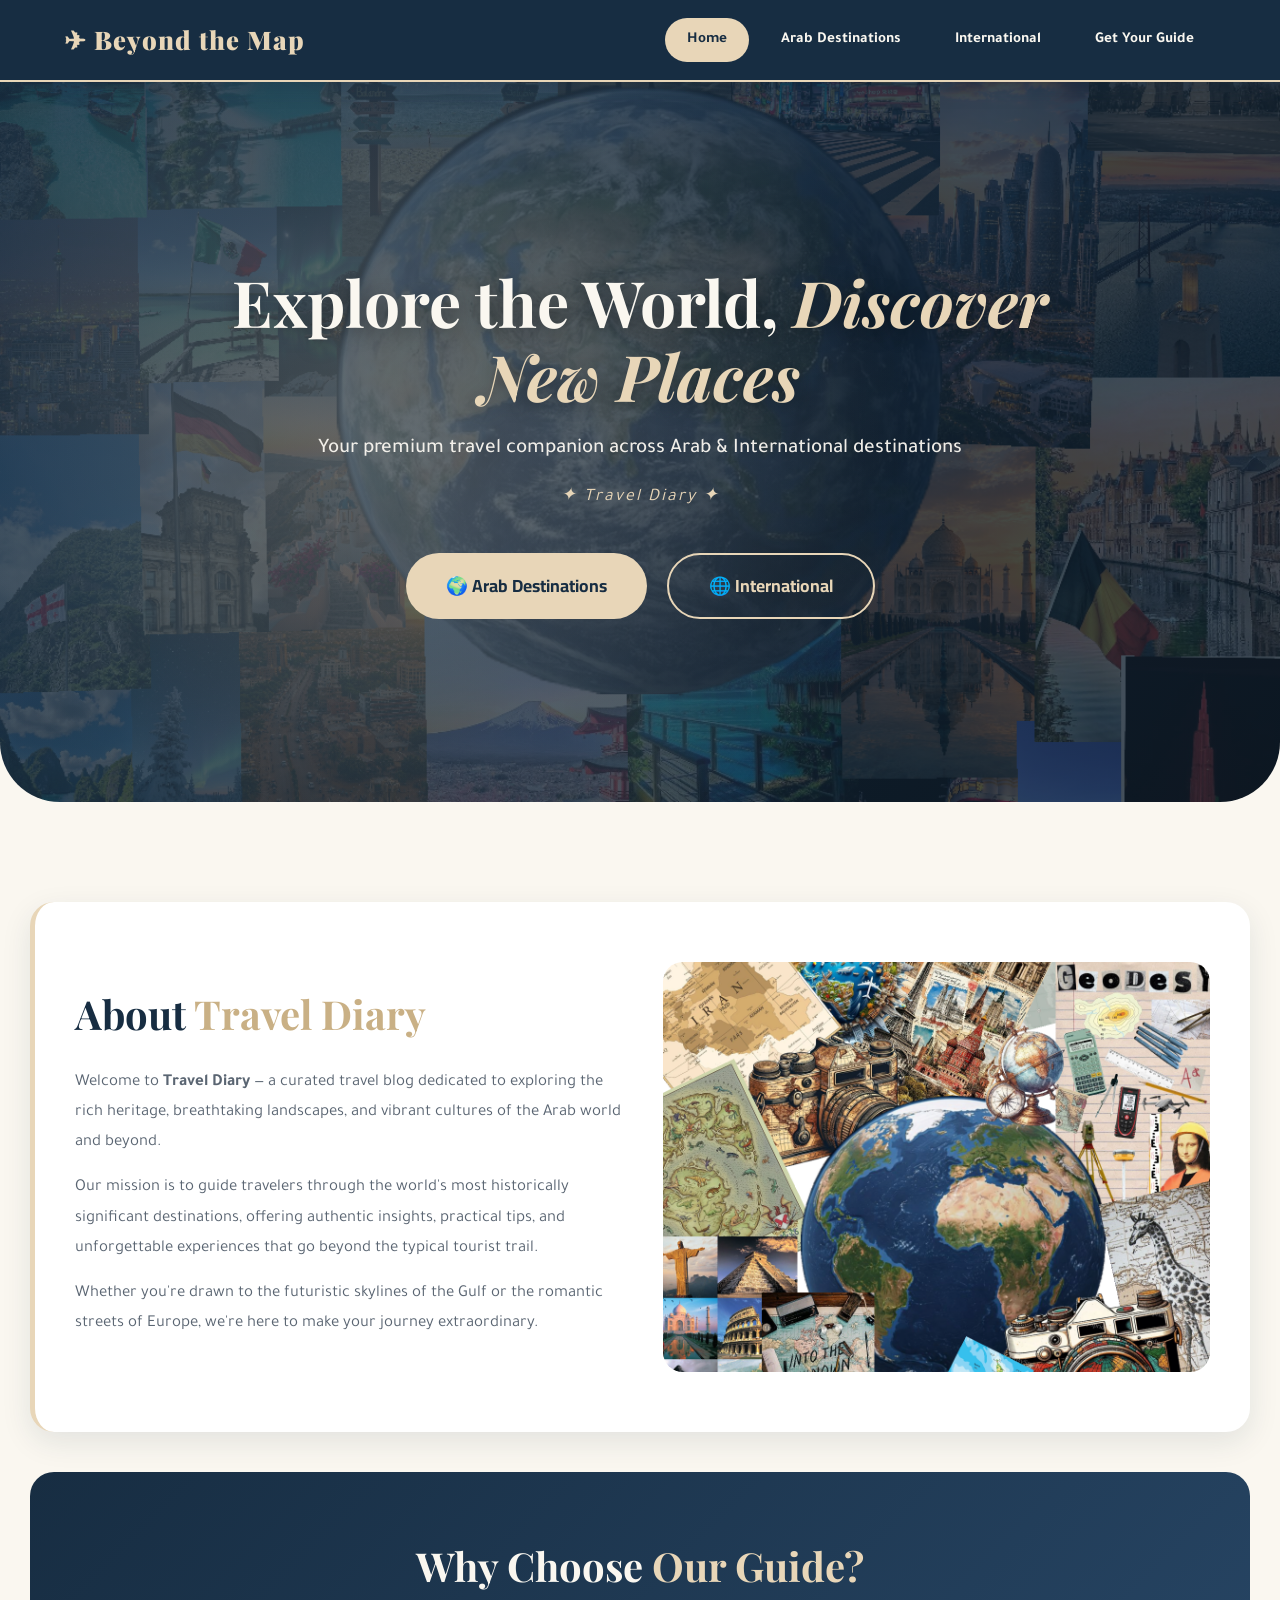
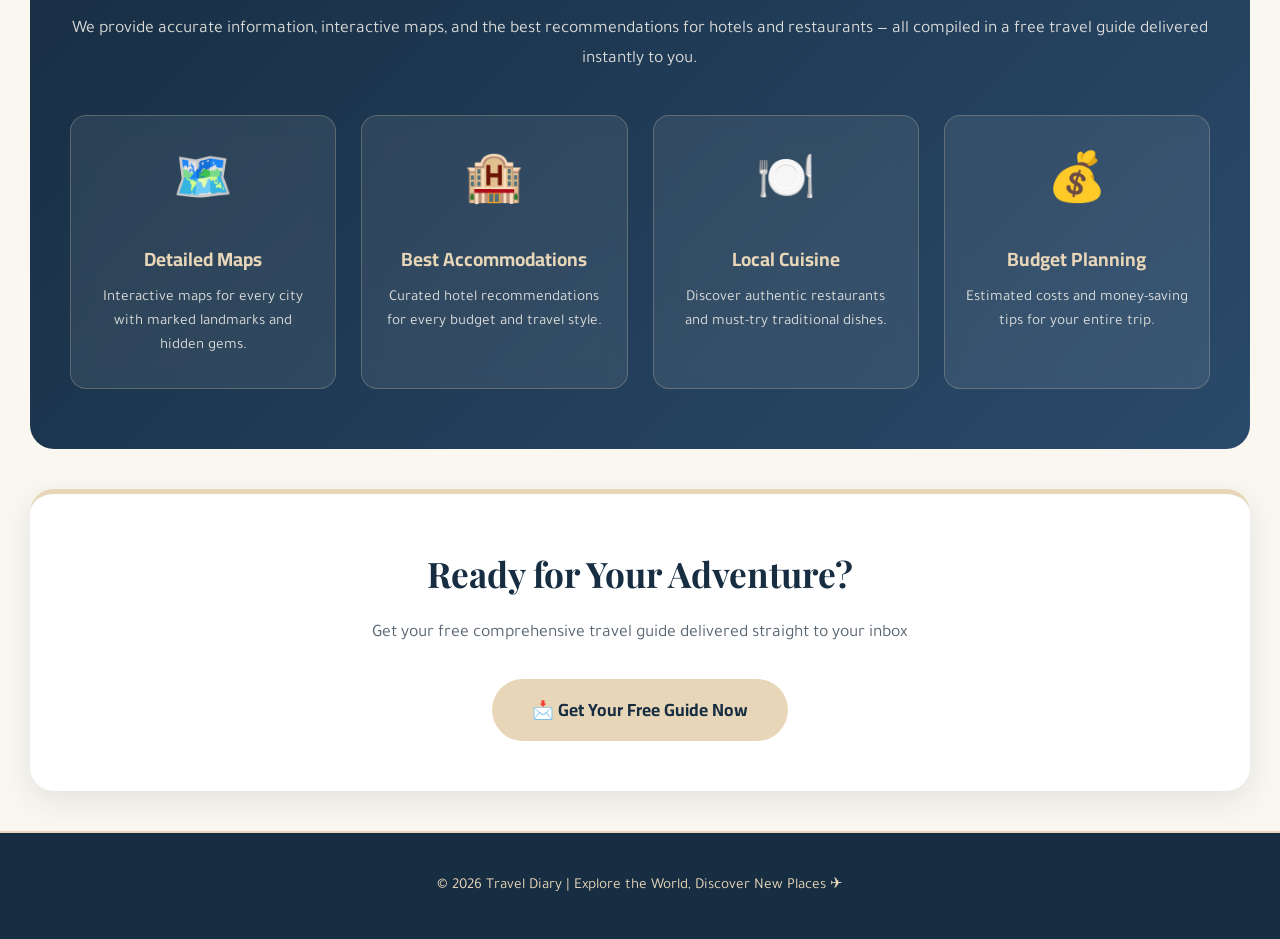
<file: index.html>
<!DOCTYPE html>
<html lang="en" dir="ltr">
<head>
  <meta charset="UTF-8">
  <meta name="viewport" content="width=device-width, initial-scale=1.0">
  <title>Beyond the Map | Home</title>
  <link href="https://fonts.googleapis.com/css2?family=Cairo:wght@400;700;900&family=Tajawal:wght@400;500;700&family=Playfair+Display:wght@700;900&display=swap" rel="stylesheet">
  <link rel="stylesheet" href="style.css">
</head>
<body>

  <nav class="nav-bar">
    <a href="index.html" class="nav-logo">✈ Beyond the Map</a>
    <div class="nav-links">
      <a href="index.html" class="active">Home</a>
      <a href="arab.html">Arab Destinations</a>
      <a href="international.html">International</a>
      <a href="guide.html">Get Your Guide</a>
    </div>
  </nav>

  <section class="hero-home">
    <div class="hero-content">
      <h1>Explore the World, <span>Discover New Places</span></h1>
      <p class="subtitle">Your premium travel companion across Arab & International destinations</p>
      <p class="tagline">✦ Travel Diary ✦</p>
      <div class="hero-btns">
        <a href="arab.html" class="hero-btn btn-navy">🌍 Arab Destinations</a>
        <a href="international.html" class="hero-btn btn-outline">🌐 International</a>
      </div>
    </div>
  </section>

  <div class="container">

    <section class="about-section">
      <div class="about-text">
        <h2>About <span>Travel Diary</span></h2>
        <p>Welcome to <strong>Travel Diary</strong> — a curated travel blog dedicated to exploring the rich heritage, breathtaking landscapes, and vibrant cultures of the Arab world and beyond.</p>
        <p>Our mission is to guide travelers through the world's most historically significant destinations, offering authentic insights, practical tips, and unforgettable experiences that go beyond the typical tourist trail.</p>
        <p>Whether you're drawn to the futuristic skylines of the Gulf or the romantic streets of Europe, we're here to make your journey extraordinary.</p>
      </div>
      <div class="about-image">
        <img src="safar.png" alt="Travel Diary - Explore the World">
      </div>
    </section>

    <section class="why-section">
      <h2>Why Choose <span>Our Guide?</span></h2>
      <p>We provide accurate information, interactive maps, and the best recommendations for hotels and restaurants — all compiled in a free travel guide delivered instantly to you.</p>

      <div class="features-grid">
        <div class="feature-card">
          <div class="feature-icon">🗺️</div>
          <h3>Detailed Maps</h3>
          <p>Interactive maps for every city with marked landmarks and hidden gems.</p>
        </div>

        <div class="feature-card">
          <div class="feature-icon">🏨</div>
          <h3>Best Accommodations</h3>
          <p>Curated hotel recommendations for every budget and travel style.</p>
        </div>

        <div class="feature-card">
          <div class="feature-icon">🍽️</div>
          <h3>Local Cuisine</h3>
          <p>Discover authentic restaurants and must-try traditional dishes.</p>
        </div>

        <div class="feature-card">
          <div class="feature-icon">💰</div>
          <h3>Budget Planning</h3>
          <p>Estimated costs and money-saving tips for your entire trip.</p>
        </div>
      </div>
    </section>

    <section class="cta-section">
      <h2>Ready for Your Adventure?</h2>
      <p>Get your free comprehensive travel guide delivered straight to your inbox</p>
      <a href="guide.html" class="hero-btn btn-navy">📩 Get Your Free Guide Now</a>
    </section>

  </div>

  <footer>
    <p>© 2026 Travel Diary | Explore the World, Discover New Places ✈</p>
  </footer>

</body>
</html>
</file>
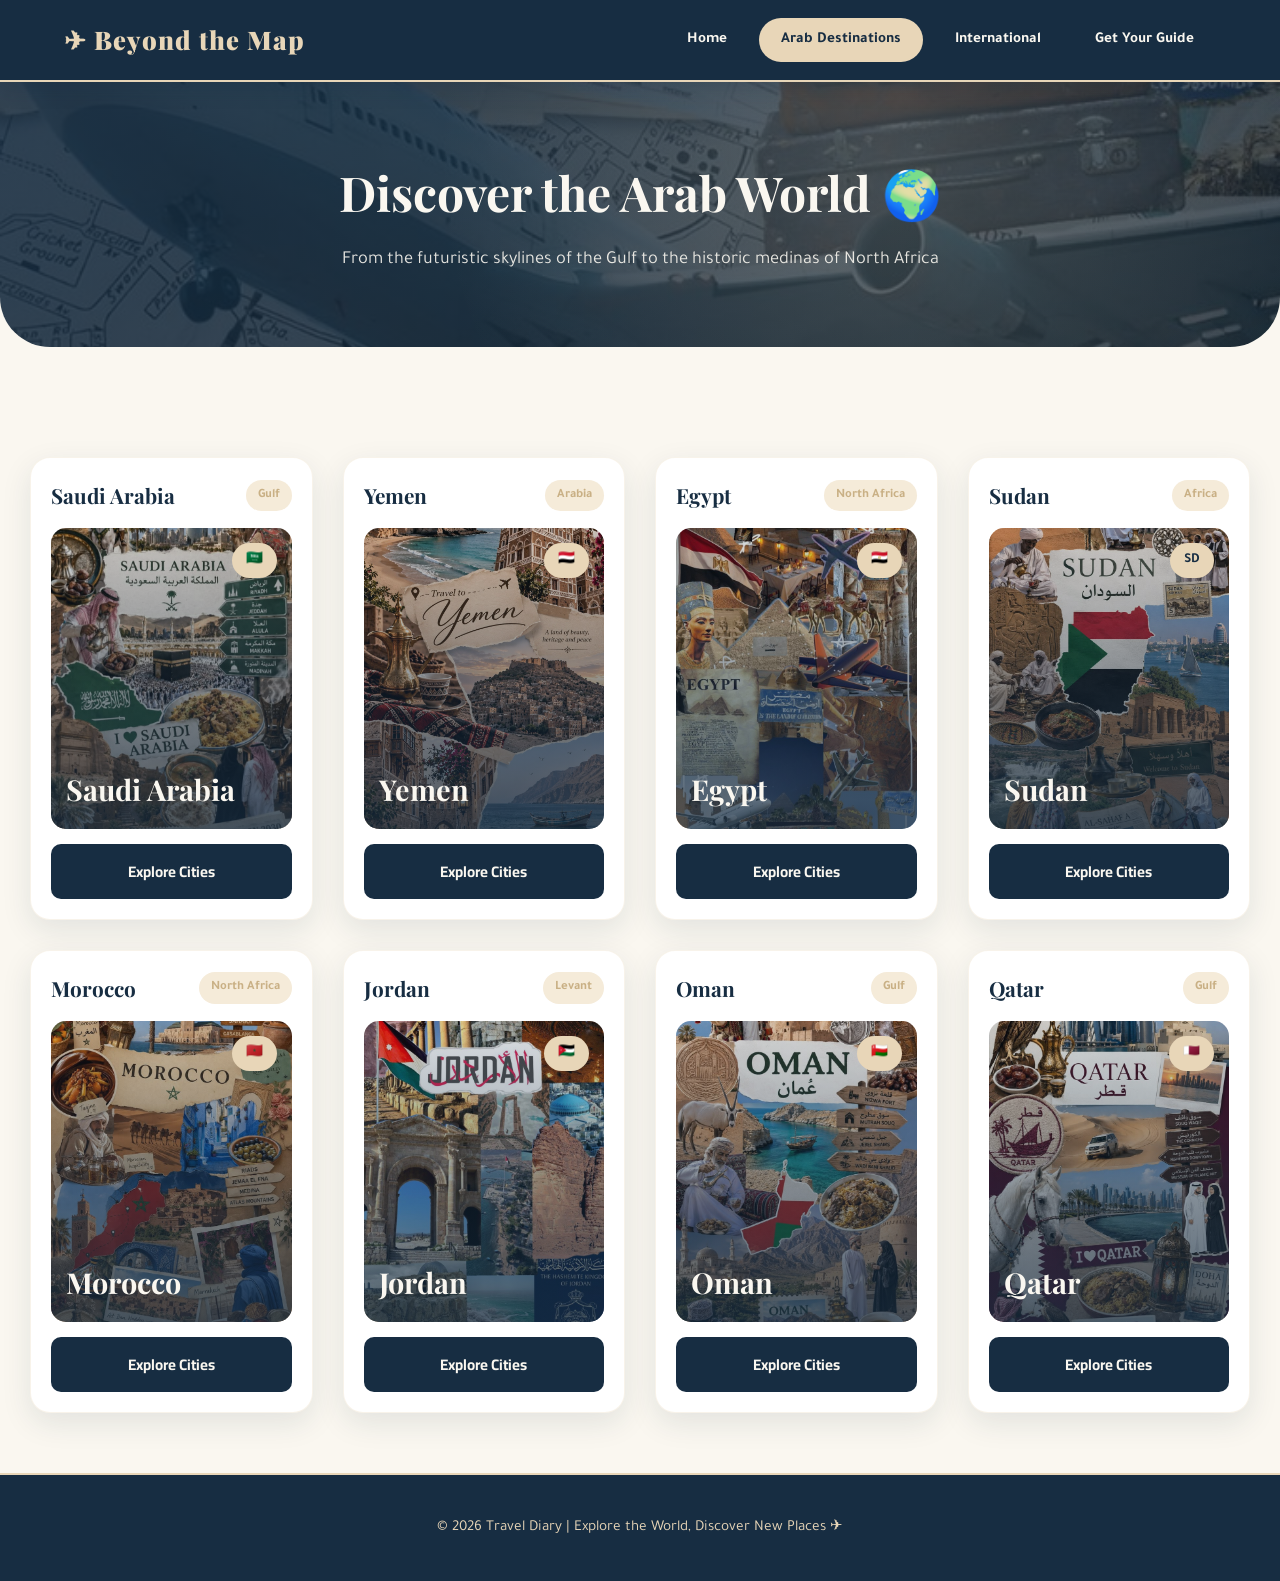
<file: arab.html>
<!DOCTYPE html>
<html lang="en" dir="ltr">
<head>
  <meta charset="UTF-8">
  <meta name="viewport" content="width=device-width, initial-scale=1.0">
  <title>Beyond the Map | Arab Destinations</title>
  <link href="https://fonts.googleapis.com/css2?family=Cairo:wght@400;700;900&family=Tajawal:wght@400;500;700&family=Playfair+Display:wght@700;900&display=swap" rel="stylesheet">
  <link rel="stylesheet" href="style.css">
</head>
<body>

  <nav class="nav-bar">
    <a href="index.html" class="nav-logo">✈ Beyond the Map</a>
    <div class="nav-links">
      <a href="index.html">Home</a>
      <a href="arab.html" class="active">Arab Destinations</a>
      <a href="international.html">International</a>
      <a href="guide.html">Get Your Guide</a>
    </div>
  </nav>

  <!-- ===== Countries View ===== -->
  <div id="countries-view" class="section active">
    <div class="page-header">
      <h1>Discover the Arab World 🌍</h1>
      <p>From the futuristic skylines of the Gulf to the historic medinas of North Africa</p>
    </div>

    <div class="container">
      <div class="countries-grid">

        <div class="country-card">
          <div class="card-header"><h3>Saudi Arabia</h3><span class="badge">Gulf</span></div>
          <div class="card-image" style="background-image: url('ksa.jpeg');">
            <span class="card-badge">🇸🇦</span><h2>Saudi Arabia</h2>
          </div>
          <button class="card-btn" onclick="showCountry('ksa')">Explore Cities</button>
        </div>

        <div class="country-card">
          <div class="card-header"><h3>Yemen</h3><span class="badge">Arabia</span></div>
          <div class="card-image" style="background-image: url('yemen.jpeg');">
            <span class="card-badge">🇾🇪</span><h2>Yemen</h2>
          </div>
          <button class="card-btn" onclick="showCountry('yemen')">Explore Cities</button>
        </div>

        <div class="country-card">
          <div class="card-header"><h3>Egypt</h3><span class="badge">North Africa</span></div>
          <div class="card-image" style="background-image: url('egypt.jpeg');">
            <span class="card-badge">🇪🇬</span><h2>Egypt</h2>
          </div>
          <button class="card-btn" onclick="showCountry('egypt')">Explore Cities</button>
        </div>

        <div class="country-card">
          <div class="card-header"><h3>Sudan</h3><span class="badge">Africa</span></div>
          <div class="card-image" style="background-image: url('sudan.jpeg');">
            <span class="card-badge">SD</span><h2>Sudan</h2>
          </div>
          <button class="card-btn" onclick="showCountry('sudan')">Explore Cities</button>
        </div>

        <div class="country-card">
          <div class="card-header"><h3>Morocco</h3><span class="badge">North Africa</span></div>
          <div class="card-image" style="background-image: url('morocco.jpeg');">
            <span class="card-badge">🇲🇦</span><h2>Morocco</h2>
          </div>
          <button class="card-btn" onclick="showCountry('morocco')">Explore Cities</button>
        </div>

        <div class="country-card">
          <div class="card-header"><h3>Jordan</h3><span class="badge">Levant</span></div>
          <div class="card-image" style="background-image: url('jordan.jpeg');">
            <span class="card-badge">🇯🇴</span><h2>Jordan</h2>
          </div>
          <button class="card-btn" onclick="showCountry('jordan')">Explore Cities</button>
        </div>

        <div class="country-card">
          <div class="card-header"><h3>Oman</h3><span class="badge">Gulf</span></div>
          <div class="card-image" style="background-image: url('oman.jpeg');">
            <span class="card-badge">🇴🇲</span><h2>Oman</h2>
          </div>
          <button class="card-btn" onclick="showCountry('oman')">Explore Cities</button>
        </div>

        <div class="country-card">
          <div class="card-header"><h3>Qatar</h3><span class="badge">Gulf</span></div>
          <div class="card-image" style="background-image: url('qatar.jpeg');">
            <span class="card-badge">🇶🇦</span><h2>Qatar</h2>
          </div>
          <button class="card-btn" onclick="showCountry('qatar')">Explore Cities</button>
        </div>

      </div>
    </div>
  </div>

  <!-- ===== Saudi Arabia Section ===== -->
  <div id="section-ksa" class="section">
    <div class="country-header">
      <h2>🇸🇦 Explore Saudi Arabia</h2>
      <p>From the ancient rock-cut tombs of AlUla to the misty mountains of Abha</p>
      <button class="back-btn" onclick="showCountries()">← Back to Countries</button>
    </div>

    <div class="container">
      <div class="cities-grid">

        <div class="city-card">
          <div class="card-header"><h3>AlUla</h3><span class="badge">Ancient</span></div>
          <div class="card-image" style="background-image: url('alula.jpg');">
            <span class="card-badge">UNESCO</span>
            <h2>AlUla</h2>
          </div>
          <button class="card-btn" onclick="openModal('modal-alula')">Quick View</button>
        </div>

        <div class="city-card">
          <div class="card-header"><h3>Abha</h3><span class="badge">Nature</span></div>
          <div class="card-image" style="background-image: url('abha.jpg');">
            <span class="card-badge">Green Mountains</span>
            <h2>Abha</h2>
          </div>
          <button class="card-btn" onclick="openModal('modal-abha')">Quick View</button>
        </div>

        <div class="city-card">
          <div class="card-header"><h3>Jeddah</h3><span class="badge">Coastal</span></div>
          <div class="card-image" style="background-image: url('jeddah.jpg');">
            <span class="card-badge">Historic</span>
            <h2>Jeddah</h2>
          </div>
          <button class="card-btn" onclick="openModal('modal-jeddah')">Quick View</button>
        </div>

        <div class="city-card">
          <div class="card-header"><h3>Riyadh</h3><span class="badge">Capital</span></div>
          <div class="card-image" style="background-image: url('riyadh.jpg');">
            <span class="card-badge">Modern</span>
            <h2>Riyadh</h2>
          </div>
          <button class="card-btn" onclick="openModal('modal-riyadh')">Quick View</button>
        </div>

        <div class="city-card">
          <div class="card-header"><h3>Diriyah</h3><span class="badge">Heritage</span></div>
          <div class="card-image" style="background-image: url('diriyah.jpg');">
            <span class="card-badge">Birthplace</span>
            <h2>Diriyah</h2>
          </div>
          <button class="card-btn" onclick="openModal('modal-diriyah')">Quick View</button>
        </div>

      </div>
    </div>
  </div>

  <!-- ===== Yemen Section ===== -->
  <div id="section-yemen" class="section">
    <div class="country-header">
      <h2>🇾🇪 Explore Yemen</h2>
      <p>From the alien landscapes of Socotra to the ancient skyscrapers of Shibam</p>
      <button class="back-btn" onclick="showCountries()">← Back to Countries</button>
    </div>

    <div class="container">
      <div class="cities-grid">

        <div class="city-card">
          <div class="card-header"><h3>Socotra Island</h3><span class="badge">Island</span></div>
          <div class="card-image" style="background-image: url('socotra.jpg');">
            <span class="card-badge">UNESCO</span>
            <h2>Socotra</h2>
          </div>
          <button class="card-btn" onclick="openModal('modal-socotra')">Quick View</button>
        </div>

        <div class="city-card">
          <div class="card-header"><h3>Old Sana&#x27;a</h3><span class="badge">Historical</span></div>
          <div class="card-image" style="background-image: url('sanaa.jpg');">
            <span class="card-badge">Gingerbread Towers</span>
            <h2>Sana&#x27;a</h2>
          </div>
          <button class="card-btn" onclick="openModal('modal-sanaa')">Quick View</button>
        </div>

        <div class="city-card">
          <div class="card-header"><h3>Shibam Hadramaut</h3><span class="badge">Ancient</span></div>
          <div class="card-image" style="background-image: url('shibam.jpg');">
            <span class="card-badge">Manhattan of Desert</span>
            <h2>Shibam</h2>
          </div>
          <button class="card-btn" onclick="openModal('modal-shibam')">Quick View</button>
        </div>

        <div class="city-card">
          <div class="card-header"><h3>Ibb</h3><span class="badge">Nature</span></div>
          <div class="card-image" style="background-image: url('ibb.jpg');">
            <span class="card-badge">Green Mountain</span>
            <h2>Ibb</h2>
          </div>
          <button class="card-btn" onclick="openModal('modal-ibb')">Quick View</button>
        </div>

        <div class="city-card">
          <div class="card-header"><h3>Aden</h3><span class="badge">Coastal</span></div>
          <div class="card-image" style="background-image: url('aden.jpg');">
            <span class="card-badge">Port City</span>
            <h2>Aden</h2>
          </div>
          <button class="card-btn" onclick="openModal('modal-aden')">Quick View</button>
        </div>

      </div>
    </div>
  </div>

  <!-- ===== Egypt Section ===== -->
  <div id="section-egypt" class="section">
    <div class="country-header">
      <h2>🇪🇬 Explore Egypt</h2>
      <p>From ancient pharaonic wonders to the crystal-clear waters of the Red Sea</p>
      <button class="back-btn" onclick="showCountries()">← Back to Countries</button>
    </div>

    <div class="container">
      <div class="cities-grid">

        <div class="city-card">
          <div class="card-header"><h3>Cairo &amp; Giza</h3><span class="badge">Historical</span></div>
          <div class="card-image" style="background-image: url('Image.jpeg');">
            <span class="card-badge">Must Visit</span>
            <h2>Cairo</h2>
          </div>
          <button class="card-btn" onclick="openModal('modal-cairo')">Quick View</button>
        </div>

        <div class="city-card">
          <div class="card-header"><h3>Luxor</h3><span class="badge">Ancient City</span></div>
          <div class="card-image" style="background-image: url('luxor.jpeg');">
            <span class="card-badge">Open Museum</span>
            <h2>Luxor</h2>
          </div>
          <button class="card-btn" onclick="openModal('modal-luxor')">Quick View</button>
        </div>

        <div class="city-card">
          <div class="card-header"><h3>Aswan</h3><span class="badge">Nile Jewel</span></div>
          <div class="card-image" style="background-image: url('aswan.jpeg');">
            <span class="card-badge">Peaceful</span>
            <h2>Aswan</h2>
          </div>
          <button class="card-btn" onclick="openModal('modal-aswan')">Quick View</button>
        </div>

        <div class="city-card">
          <div class="card-header"><h3>Alexandria</h3><span class="badge">Coastal</span></div>
          <div class="card-image" style="background-image: url('alex1.jpeg');">
            <span class="card-badge">Mediterranean</span>
            <h2>Alexandria</h2>
          </div>
          <button class="card-btn" onclick="openModal('modal-alexandria')">Quick View</button>
        </div>

        <div class="city-card">
          <div class="card-header"><h3>New Alamein</h3><span class="badge">Beach &amp; Resort</span></div>
          <div class="card-image" style="background-image: url('new%20al.jpeg');">
            <span class="card-badge">Mediterranean</span>
            <h2>New Alamein</h2>
          </div>
          <button class="card-btn" onclick="openModal('modal-newalamein')">Quick View</button>
        </div>

        <div class="city-card">
          <div class="card-header"><h3>El Gouna</h3><span class="badge">Luxury Resort</span></div>
          <div class="card-image" style="background-image: url('elgouna.jpeg');">
            <span class="card-badge">Family Friendly</span>
            <h2>El Gouna</h2>
          </div>
          <button class="card-btn" onclick="openModal('modal-elgouna')">Quick View</button>
        </div>

        <div class="city-card">
          <div class="card-header"><h3>Dahab</h3><span class="badge">Adventure</span></div>
          <div class="card-image" style="background-image: url('dahab.jpeg');">
            <span class="card-badge">Blue Hole</span>
            <h2>Dahab</h2>
          </div>
          <button class="card-btn" onclick="openModal('modal-dahab')">Quick View</button>
        </div>

        <div class="city-card">
          <div class="card-header"><h3>Siwa Oasis</h3><span class="badge">Desert</span></div>
          <div class="card-image" style="background-image: url('siwa.jpeg');">
            <span class="card-badge">Unique Nature</span>
            <h2>Siwa Oasis</h2>
          </div>
          <button class="card-btn" onclick="openModal('modal-siwa')">Quick View</button>
        </div>

        <div class="city-card">
          <div class="card-header"><h3>Khan El Khalili &amp; Al-Muizz</h3><span class="badge">Historical</span></div>
          <div class="card-image" style="background-image: url('khan.jpeg');">
            <span class="card-badge">Vibrant Streets</span>
            <h2>Old Cairo</h2>
          </div>
          <button class="card-btn" onclick="openModal('modal-khan')">Quick View</button>
        </div>

        <div class="city-card">
          <div class="card-header"><h3>Egyptian Countryside</h3><span class="badge">Nature</span></div>
          <div class="card-image" style="background-image: url('reef.jpeg');">
            <span class="card-badge">True Soul</span>
            <h2>Countryside</h2>
          </div>
          <button class="card-btn" onclick="openModal('modal-countryside')">Quick View</button>
        </div>

      </div>
    </div>
  </div>

  <!-- ===== Sudan Section ===== -->
  <div id="section-sudan" class="section">
    <div class="country-header">
      <h2>🇸🇩 Explore Sudan</h2>
      <p>From the ancient Nubian pyramids to the pristine waters of the Red Sea</p>
      <button class="back-btn" onclick="showCountries()">← Back to Countries</button>
    </div>

    <div class="container">
      <div class="cities-grid">

        <div class="city-card">
          <div class="card-header"><h3>Khartoum</h3><span class="badge">Capital</span></div>
          <div class="card-image" style="background-image: url('khartoum.jpg');">
            <span class="card-badge">The Confluence</span>
            <h2>Khartoum</h2>
          </div>
          <button class="card-btn" onclick="openModal('modal-khartoum')">Quick View</button>
        </div>

        <div class="city-card">
          <div class="card-header"><h3>Meroe</h3><span class="badge">Ancient</span></div>
          <div class="card-image" style="background-image: url('merowe.jpg');">
            <span class="card-badge">Nubian Pyramids</span>
            <h2>Meroe</h2>
          </div>
          <button class="card-btn" onclick="openModal('modal-meroe')">Quick View</button>
        </div>

        <div class="city-card">
          <div class="card-header"><h3>Port Sudan</h3><span class="badge">Coastal</span></div>
          <div class="card-image" style="background-image: url('portsudan.jpg');">
            <span class="card-badge">Red Sea</span>
            <h2>Port Sudan</h2>
          </div>
          <button class="card-btn" onclick="openModal('modal-portsudan')">Quick View</button>
        </div>

        <div class="city-card">
          <div class="card-header"><h3>Kassala</h3><span class="badge">Eastern Gem</span></div>
          <div class="card-image" style="background-image: url('kassala.jpg');">
            <span class="card-badge">Taka Mountains</span>
            <h2>Kassala</h2>
          </div>
          <button class="card-btn" onclick="openModal('modal-kassala')">Quick View</button>
        </div>

        <div class="city-card">
          <div class="card-header"><h3>Dongola</h3><span class="badge">Heritage</span></div>
          <div class="card-image" style="background-image: url('dongola.jpg');">
            <span class="card-badge">Nubian History</span>
            <h2>Dongola</h2>
          </div>
          <button class="card-btn" onclick="openModal('modal-dongola')">Quick View</button>
        </div>

      </div>
    </div>
  </div>

  <!-- ===== Morocco Section ===== -->
  <div id="section-morocco" class="section">
    <div class="country-header">
      <h2>🇲🇦 Explore Morocco</h2>
      <p>From the blue streets of Chefchaouen to the vibrant souks of Marrakech</p>
      <button class="back-btn" onclick="showCountries()">← Back to Countries</button>
    </div>

    <div class="container">
      <div class="cities-grid">

        <div class="city-card">
          <div class="card-header"><h3>Marrakech</h3><span class="badge">Red City</span></div>
          <div class="card-image" style="background-image: url('marrakech.jpg');">
            <span class="card-badge">Vibrant</span>
            <h2>Marrakech</h2>
          </div>
          <button class="card-btn" onclick="openModal('modal-marrakech')">Quick View</button>
        </div>

        <div class="city-card">
          <div class="card-header"><h3>Chefchaouen</h3><span class="badge">Blue Pearl</span></div>
          <div class="card-image" style="background-image: url('Chefchaouen.jpg');">
            <span class="card-badge">Picturesque</span>
            <h2>Chefchaouen</h2>
          </div>
          <button class="card-btn" onclick="openModal('modal-chefchaouen')">Quick View</button>
        </div>

        <div class="city-card">
          <div class="card-header"><h3>Fes</h3><span class="badge">Spiritual</span></div>
          <div class="card-image" style="background-image: url('Fes.jpg');">
            <span class="card-badge">Ancient Medina</span>
            <h2>Fes</h2>
          </div>
          <button class="card-btn" onclick="openModal('modal-fes')">Quick View</button>
        </div>

        <div class="city-card">
          <div class="card-header"><h3>Rabat</h3><span class="badge">Capital</span></div>
          <div class="card-image" style="background-image: url('rabat.jpg');">
            <span class="card-badge">Elegant</span>
            <h2>Rabat</h2>
          </div>
          <button class="card-btn" onclick="openModal('modal-rabat')">Quick View</button>
        </div>

        <div class="city-card">
          <div class="card-header"><h3>Casablanca</h3><span class="badge">Modern</span></div>
          <div class="card-image" style="background-image: url('casablanca.jpg');">
            <span class="card-badge">Atlantic Coast</span>
            <h2>Casablanca</h2>
          </div>
          <button class="card-btn" onclick="openModal('modal-casablanca')">Quick View</button>
        </div>

      </div>
    </div>
  </div>

  <!-- ===== Jordan Section ===== -->
  <div id="section-jordan" class="section">
    <div class="country-header">
      <h2>🇯🇴 Explore Jordan</h2>
      <p>From the rose-red city to the deepest point on Earth</p>
      <button class="back-btn" onclick="showCountries()">← Back to Countries</button>
    </div>

    <div class="container">
      <div class="cities-grid">

        <div class="city-card">
          <div class="card-header"><h3>Amman</h3><span class="badge">Capital</span></div>
          <div class="card-image" style="background-image: url('amman.jpg');">
            <span class="card-badge">Modern &amp; Ancient</span>
            <h2>Amman</h2>
          </div>
          <button class="card-btn" onclick="openModal('modal-amman')">Quick View</button>
        </div>

        <div class="city-card">
          <div class="card-header"><h3>Petra</h3><span class="badge">Wonder</span></div>
          <div class="card-image" style="background-image: url('petra.jpg');">
            <span class="card-badge">UNESCO</span>
            <h2>Petra</h2>
          </div>
          <button class="card-btn" onclick="openModal('modal-petra')">Quick View</button>
        </div>

        <div class="city-card">
          <div class="card-header"><h3>Dead Sea</h3><span class="badge">Unique</span></div>
          <div class="card-image" style="background-image: url('deadsea.jpg');">
            <span class="card-badge">Lowest Point</span>
            <h2>Dead Sea</h2>
          </div>
          <button class="card-btn" onclick="openModal('modal-deadsea')">Quick View</button>
        </div>

        <div class="city-card">
          <div class="card-header"><h3>Jerash</h3><span class="badge">Roman</span></div>
          <div class="card-image" style="background-image: url('jerash.jpg');">
            <span class="card-badge">City of Columns</span>
            <h2>Jerash</h2>
          </div>
          <button class="card-btn" onclick="openModal('modal-jerash')">Quick View</button>
        </div>

        <div class="city-card">
          <div class="card-header"><h3>Ajloun</h3><span class="badge">Nature</span></div>
          <div class="card-image" style="background-image: url('ajloun.jpg');">
            <span class="card-badge">Green Hills</span>
            <h2>Ajloun</h2>
          </div>
          <button class="card-btn" onclick="openModal('modal-ajloun')">Quick View</button>
        </div>

        <div class="city-card">
          <div class="card-header"><h3>Wadi Rum</h3><span class="badge">Desert</span></div>
          <div class="card-image" style="background-image: url('Wadi\ Rum.jpg');">
            <span class="card-badge">Mars-like</span>
            <h2>Wadi Rum</h2>
          </div>
          <button class="card-btn" onclick="openModal('modal-wadirum')">Quick View</button>
        </div>

        <div class="city-card">
          <div class="card-header"><h3>Salt</h3><span class="badge">Heritage</span></div>
          <div class="card-image" style="background-image: url('salt.jpg');">
            <span class="card-badge">City of Kings</span>
            <h2>Salt</h2>
          </div>
          <button class="card-btn" onclick="openModal('modal-salt')">Quick View</button>
        </div>

      </div>
    </div>
  </div>

  <!-- ===== Oman Section ===== -->
  <div id="section-oman" class="section">
    <div class="country-header">
      <h2>🇴🇲 Explore Oman</h2>
      <p>From the turquoise fjords of Musandam to the frankincense-scented air of Salalah</p>
      <button class="back-btn" onclick="showCountries()">← Back to Countries</button>
    </div>

    <div class="container">
      <div class="cities-grid">

        <div class="city-card">
          <div class="card-header"><h3>Muscat</h3><span class="badge">Capital</span></div>
          <div class="card-image" style="background-image: url('muscat.jpg');">
            <span class="card-badge">Coastal Gem</span>
            <h2>Muscat</h2>
          </div>
          <button class="card-btn" onclick="openModal('modal-muscat')">Quick View</button>
        </div>

        <div class="city-card">
          <div class="card-header"><h3>Rustaq</h3><span class="badge">Historic</span></div>
          <div class="card-image" style="background-image: url('rustaq.jpg');">
            <span class="card-badge">Fort &amp; Springs</span>
            <h2>Rustaq</h2>
          </div>
          <button class="card-btn" onclick="openModal('modal-rustaq')">Quick View</button>
        </div>

        <div class="city-card">
          <div class="card-header"><h3>Salalah</h3><span class="badge">Khareef</span></div>
          <div class="card-image" style="background-image: url('Salalah.jpg');">
            <span class="card-badge">Green Paradise</span>
            <h2>Salalah</h2>
          </div>
          <button class="card-btn" onclick="openModal('modal-salalah')">Quick View</button>
        </div>

        <div class="city-card">
          <div class="card-header"><h3>Nizwa</h3><span class="badge">Cultural</span></div>
          <div class="card-image" style="background-image: url('nizwa.jpg');">
            <span class="card-badge">Ancient Capital</span>
            <h2>Nizwa</h2>
          </div>
          <button class="card-btn" onclick="openModal('modal-nizwa')">Quick View</button>
        </div>

        <div class="city-card">
          <div class="card-header"><h3>Sur</h3><span class="badge">Maritime</span></div>
          <div class="card-image" style="background-image: url('Sur.jpg');">
            <span class="card-badge">Dhow Building</span>
            <h2>Sur</h2>
          </div>
          <button class="card-btn" onclick="openModal('modal-sur')">Quick View</button>
        </div>

        <div class="city-card">
          <div class="card-header"><h3>Bahla</h3><span class="badge">UNESCO</span></div>
          <div class="card-image" style="background-image: url('bahla.jpg');">
            <span class="card-badge">Mudbrick Fort</span>
            <h2>Bahla</h2>
          </div>
          <button class="card-btn" onclick="openModal('modal-bahla')">Quick View</button>
        </div>

      </div>
    </div>
  </div>

  <!-- ===== Qatar Section ===== -->
  <div id="section-qatar" class="section">
    <div class="country-header">
      <h2>🇶🇦 Explore Qatar</h2>
      <p>From the futuristic skyline of Lusail to the ancient ruins of Zubarah</p>
      <button class="back-btn" onclick="showCountries()">← Back to Countries</button>
    </div>

    <div class="container">
      <div class="cities-grid">

        <div class="city-card">
          <div class="card-header"><h3>Doha</h3><span class="badge">Capital</span></div>
          <div class="card-image" style="background-image: url('doha.jpg');">
            <span class="card-badge">Modern Hub</span>
            <h2>Doha</h2>
          </div>
          <button class="card-btn" onclick="openModal('modal-doha')">Quick View</button>
        </div>

        <div class="city-card">
          <div class="card-header"><h3>Al Wakrah</h3><span class="badge">Coastal</span></div>
          <div class="card-image" style="background-image: url('wakrah.jpg');">
            <span class="card-badge">Traditional</span>
            <h2>Al Wakrah</h2>
          </div>
          <button class="card-btn" onclick="openModal('modal-wakrah')">Quick View</button>
        </div>

        <div class="city-card">
          <div class="card-header"><h3>Al Khor</h3><span class="badge">Northern</span></div>
          <div class="card-image" style="background-image: url('khor.jpg');">
            <span class="card-badge">Pearl Heritage</span>
            <h2>Al Khor</h2>
          </div>
          <button class="card-btn" onclick="openModal('modal-alkhor')">Quick View</button>
        </div>

        <div class="city-card">
          <div class="card-header"><h3>Lusail</h3><span class="badge">Futuristic</span></div>
          <div class="card-image" style="background-image: url('lusail.jpg');">
            <span class="card-badge">Smart City</span>
            <h2>Lusail</h2>
          </div>
          <button class="card-btn" onclick="openModal('modal-lusail')">Quick View</button>
        </div>

        <div class="city-card">
          <div class="card-header"><h3>Zubarah</h3><span class="badge">UNESCO</span></div>
          <div class="card-image" style="background-image: url('zubarah.jpg');">
            <span class="card-badge">Ancient Fort</span>
            <h2>Zubarah</h2>
          </div>
          <button class="card-btn" onclick="openModal('modal-zubarah')">Quick View</button>
        </div>

      </div>
    </div>
  </div>

  <!-- ===== MODALS ===== -->

  <div id="modal-alula" class="modal">
    <div class="modal-content">
      <a href="#" class="close-btn">✕</a>
      <div class="modal-image" style="background-image: url('alula.jpg');"></div>
      <div class="modal-text">
        <h2>AlUla, Saudi Arabia 🇸🇦</h2>
        <p>A stunning desert oasis and a living museum. Home to Hegra, the Kingdom's first UNESCO World Heritage site, featuring magnificent rock-cut tombs. Towering sandstone formations and starry nights make every moment here feel like a journey back in time.</p>
        <a href="guide.html" class="modal-btn">Get AlUla Guide</a>
      </div>
    </div>
  </div>

  <div id="modal-abha" class="modal">
    <div class="modal-content">
      <a href="#" class="close-btn">✕</a>
      <div class="modal-image" style="background-image: url('abha.jpg');"></div>
      <div class="modal-text">
        <h2>Abha, Saudi Arabia 🇸🇦</h2>
        <p>The green jewel of the Asir region, where misty mountains meet vibrant, colorful villages. A refreshing escape with cool breezes, terraced farms, and breathtaking panoramic views that make you feel on top of the world.</p>
        <a href="guide.html" class="modal-btn">Get Abha Guide</a>
      </div>
    </div>
  </div>

  <div id="modal-jeddah" class="modal">
    <div class="modal-content">
      <a href="#" class="close-btn">✕</a>
      <div class="modal-image" style="background-image: url('jeddah.jpg');"></div>
      <div class="modal-text">
        <h2>Jeddah, Saudi Arabia 🇸🇦</h2>
        <p>The historic gateway to the holy cities, famous for its stunning Al-Balad district with intricate coral-stone architecture and wooden rawashin. The vibrant Red Sea Corniche and lively traditional souqs give it a unique, welcoming soul.</p>
        <a href="guide.html" class="modal-btn">Get Jeddah Guide</a>
      </div>
    </div>
  </div>

  <div id="modal-riyadh" class="modal">
    <div class="modal-content">
      <a href="#" class="close-btn">✕</a>
      <div class="modal-image" style="background-image: url('riyadh.jpg');"></div>
      <div class="modal-text">
        <h2>Riyadh, Saudi Arabia 🇸🇦</h2>
        <p>The vibrant, fast-growing capital where gleaming modern skyscrapers stand alongside historic palaces. A city of dynamic energy, world-class museums, bustling traditional markets, and a vision that is shaping the future.</p>
        <a href="guide.html" class="modal-btn">Get Riyadh Guide</a>
      </div>
    </div>
  </div>

  <div id="modal-diriyah" class="modal">
    <div class="modal-content">
      <a href="#" class="close-btn">✕</a>
      <div class="modal-image" style="background-image: url('diriyah.jpg');"></div>
      <div class="modal-text">
        <h2>Diriyah, Saudi Arabia 🇸🇦</h2>
        <p>The historic birthplace of the First Saudi State and a stunning UNESCO World Heritage site. The majestic mud-brick ruins of At-Turaif tell the story of the Kingdom's roots, beautifully illuminated at night along the serene Wadi Hanifah.</p>
        <a href="guide.html" class="modal-btn">Get Diriyah Guide</a>
      </div>
    </div>
  </div>

  <div id="modal-socotra" class="modal">
    <div class="modal-content">
      <a href="#" class="close-btn">✕</a>
      <div class="modal-image" style="background-image: url('socotra.jpg');"></div>
      <div class="modal-text">
        <h2>Socotra Island, Yemen 🇾🇪</h2>
        <p>The "Galapagos of the Indian Ocean," a place that feels like another planet. Home to the otherworldly Dragon Blood Trees, white sand dunes, and hidden caves. With one-third of its plant life found nowhere else on Earth, Socotra is a living museum of evolution and a paradise for nature lovers.</p>
        <a href="guide.html" class="modal-btn">Get Socotra Guide</a>
      </div>
    </div>
  </div>

  <div id="modal-sanaa" class="modal">
    <div class="modal-content">
      <a href="#" class="close-btn">✕</a>
      <div class="modal-image" style="background-image: url('sanaa.jpg');"></div>
      <div class="modal-text">
        <h2>Old Sana&#x27;a, Yemen 🇾🇪</h2>
        <p>One of the oldest continuously inhabited cities in the world, a UNESCO World Heritage Site. Its iconic tower houses, painted in white gypsum and adorned with colorful stained-glass windows, rise like gingerbread creations against the mountain sky. Walking its narrow alleys feels like stepping into a thousand-year-old story.</p>
        <a href="guide.html" class="modal-btn">Get Sana&#x27;a Guide</a>
      </div>
    </div>
  </div>

  <div id="modal-shibam" class="modal">
    <div class="modal-content">
      <a href="#" class="close-btn">✕</a>
      <div class="modal-image" style="background-image: url('shibam.jpg');"></div>
      <div class="modal-text">
        <h2>Shibam Hadramaut, Yemen 🇾🇪</h2>
        <p>The legendary "Manhattan of the Desert," a UNESCO World Heritage Site featuring the world's oldest mud-brick skyscrapers, some rising eight stories high. Built in the 16th century to protect against Bedouin raids, this vertical city is a breathtaking architectural marvel rising from the lush Hadramaut Valley.</p>
        <a href="guide.html" class="modal-btn">Get Shibam Guide</a>
      </div>
    </div>
  </div>

  <div id="modal-ibb" class="modal">
    <div class="modal-content">
      <a href="#" class="close-btn">✕</a>
      <div class="modal-image" style="background-image: url('ibb.jpg');"></div>
      <div class="modal-text">
        <h2>Ibb, Yemen 🇾🇪</h2>
        <p>Known as the "Green Mountain," Ibb is Yemen's hidden paradise of terraced fields, ancient springs, and misty peaks. The famous Dar al-Hajar (Rock Palace) sits dramatically atop a granite outcrop, and the surrounding villages feel like a living painting of emerald valleys and stone houses.</p>
        <a href="guide.html" class="modal-btn">Get Ibb Guide</a>
      </div>
    </div>
  </div>

  <div id="modal-aden" class="modal">
    <div class="modal-content">
      <a href="#" class="close-btn">✕</a>
      <div class="modal-image" style="background-image: url('aden.jpg');"></div>
      <div class="modal-text">
        <h2>Aden, Yemen 🇾🇪</h2>
        <p>The historic port city cradled by volcanic mountains and the deep blue Arabian Sea. Once one of the world's busiest trading hubs, Aden still whispers tales of sailors and spices. From the towering Shamsan Mountain to the ancient Cisterns of Tawila, every corner tells a story of maritime glory.</p>
        <a href="guide.html" class="modal-btn">Get Aden Guide</a>
      </div>
    </div>
  </div>

  <div id="modal-cairo" class="modal">
    <div class="modal-content">
      <a href="#" class="close-btn">✕</a>
      <div class="modal-image" style="background-image: url('image.png');"></div>
      <div class="modal-text">
        <h2>Cairo &amp; Giza, Egypt 🇪🇬</h2>
        <p>The city of a thousand minarets, where the Great Pyramids of Giza stand as eternal witnesses to human civilization, blending ancient history with vibrant modern life.</p>
        <a href="guide.html" class="modal-btn">Get Cairo Guide</a>
      </div>
    </div>
  </div>

  <div id="modal-luxor" class="modal">
    <div class="modal-content">
      <a href="#" class="close-btn">✕</a>
      <div class="modal-image" style="background-image: url('luxor.jpeg');"></div>
      <div class="modal-text">
        <h2>Luxor, Egypt 🇪🇬</h2>
        <p>Known as the world's greatest open-air museum, featuring the majestic Valley of the Kings, Karnak Temple, and the serene banks of the Nile.</p>
        <a href="guide.html" class="modal-btn">Get Luxor Guide</a>
      </div>
    </div>
  </div>

  <div id="modal-aswan" class="modal">
    <div class="modal-content">
      <a href="#" class="close-btn">✕</a>
      <div class="modal-image" style="background-image: url('aswan.jpeg');"></div>
      <div class="modal-text">
        <h2>Aswan, Egypt 🇪🇬</h2>
        <p>The jewel of the Nile, where the water is calmer and the vibrant Nubian culture shines. Famous for the High Dam, Philae Temple, and Elephantine Island.</p>
        <a href="guide.html" class="modal-btn">Get Aswan Guide</a>
      </div>
    </div>
  </div>

  <div id="modal-alexandria" class="modal">
    <div class="modal-content">
      <a href="#" class="close-btn">✕</a>
      <div class="modal-image" style="background-image: url('alex1.jpeg');"></div>
      <div class="modal-text">
        <h2>Alexandria, Egypt 🇪🇬</h2>
        <p>The Bride of the Mediterranean. A city where history meets the sea, featuring the modern Bibliotheca Alexandrina, Qaitbay Citadel, and a vibrant coastal corniche.</p>
        <a href="guide.html" class="modal-btn">Get Alexandria Guide</a>
      </div>
    </div>
  </div>

  <div id="modal-newalamein" class="modal">
    <div class="modal-content">
      <a href="#" class="close-btn">✕</a>
      <div class="modal-image" style="background-image: url('new%20al.jpeg');"></div>
      <div class="modal-text">
        <h2>New Alamein, Egypt 🇪🇬</h2>
        <p>A stunning modern coastal city on the Mediterranean, featuring pristine white-sand beaches, luxury resorts, and a vibrant marina.</p>
        <a href="guide.html" class="modal-btn">Get New Alamein Guide</a>
      </div>
    </div>
  </div>

  <div id="modal-elgouna" class="modal">
    <div class="modal-content">
      <a href="#" class="close-btn">✕</a>
      <div class="modal-image" style="background-image: url('elgouna.jpeg');"></div>
      <div class="modal-text">
        <h2>El Gouna, Egypt 🇪🇬</h2>
        <p>The "Venice of the Red Sea," a luxurious, family-friendly resort town built across islands, known for its lagoons, golf courses, and vibrant nightlife.</p>
        <a href="guide.html" class="modal-btn">Get El Gouna Guide</a>
      </div>
    </div>
  </div>

  <div id="modal-dahab" class="modal">
    <div class="modal-content">
      <a href="#" class="close-btn">✕</a>
      <div class="modal-image" style="background-image: url('dahab.jpeg');"></div>
      <div class="modal-text">
        <h2>Dahab, Egypt 🇪🇬</h2>
        <p>A laid-back coastal town on the Sinai Peninsula. Famous for the legendary Blue Hole, world-class windsurfing, and a relaxed bohemian vibe.</p>
        <a href="guide.html" class="modal-btn">Get Dahab Guide</a>
      </div>
    </div>
  </div>

  <div id="modal-siwa" class="modal">
    <div class="modal-content">
      <a href="#" class="close-btn">✕</a>
      <div class="modal-image" style="background-image: url('siwa.jpeg');"></div>
      <div class="modal-text">
        <h2>Siwa Oasis, Egypt 🇪🇬</h2>
        <p>A remote and magical oasis near the Libyan border. Known for its unique culture, salt lakes, the Oracle Temple, and stunning desert landscapes.</p>
        <a href="guide.html" class="modal-btn">Get Siwa Guide</a>
      </div>
    </div>
  </div>

  <div id="modal-khan" class="modal">
    <div class="modal-content">
      <a href="#" class="close-btn">✕</a>
      <div class="modal-image" style="background-image: url('khan.jpeg');"></div>
      <div class="modal-text">
        <h2>Khan El Khalili &amp; Al-Muizz, Egypt 🇪🇬</h2>
        <p>The beating heart of historic Cairo. Wander through vibrant, colorful streets filled with traditional souks, Islamic architecture, and the true soul of the city.</p>
        <a href="guide.html" class="modal-btn">Get Old Cairo Guide</a>
      </div>
    </div>
  </div>

  <div id="modal-countryside" class="modal">
    <div class="modal-content">
      <a href="#" class="close-btn">✕</a>
      <div class="modal-image" style="background-image: url('reef.jpeg');"></div>
      <div class="modal-text">
        <h2>The Egyptian Countryside 🇪🇬</h2>
        <p>Experience the authentic, true soul of Egypt away from the crowds. Lush green fields, traditional villages, and the timeless rhythm of the Nile.</p>
        <a href="guide.html" class="modal-btn">Get Countryside Guide</a>
      </div>
    </div>
  </div>

  <div id="modal-khartoum" class="modal">
    <div class="modal-content">
      <a href="#" class="close-btn">✕</a>
      <div class="modal-image" style="background-image: url('khartourm.jpg');"></div>
      <div class="modal-text">
        <h2>Khartoum, Sudan 🇸🇩</h2>
        <p>The vibrant capital where the Blue and White Niles meet at the famous Al-Mogran. A city of rich cultural heritage, bustling traditional souqs, and the warm, welcoming spirit of the Sudanese people, blending history with a dynamic riverside life.</p>
        <a href="guide.html" class="modal-btn">Get Khartoum Guide</a>
      </div>
    </div>
  </div>

  <div id="modal-meroe" class="modal">
    <div class="modal-content">
      <a href="#" class="close-btn">✕</a>
      <div class="modal-image" style="background-image: url('merowe.jpg');"></div>
      <div class="modal-text">
        <h2>Meroe, Sudan 🇸🇩</h2>
        <p>The ancient capital of the Kingdom of Kush, home to over 200 majestic Nubian pyramids rising dramatically from the golden desert sands. A breathtaking archaeological wonder that whispers tales of a powerful, sophisticated, and forgotten civilization.</p>
        <a href="guide.html" class="modal-btn">Get Meroe Guide</a>
      </div>
    </div>
  </div>

  <div id="modal-portsudan" class="modal">
    <div class="modal-content">
      <a href="#" class="close-btn">✕</a>
      <div class="modal-image" style="background-image: url('portsudan.jpg');"></div>
      <div class="modal-text">
        <h2>Port Sudan, Sudan 🇸🇩</h2>
        <p>The gateway to the Red Sea, offering some of the world's most pristine and untouched coral reefs. A coastal haven where crystal-clear turquoise waters meet vibrant marine life, making it a paradise for divers and seekers of serene beaches.</p>
        <a href="guide.html" class="modal-btn">Get Port Sudan Guide</a>
      </div>
    </div>
  </div>

  <div id="modal-kassala" class="modal">
    <div class="modal-content">
      <a href="#" class="close-btn">✕</a>
      <div class="modal-image" style="background-image: url('kassala.jpg');"></div>
      <div class="modal-text">
        <h2>Kassala, Sudan 🇸🇩</h2>
        <p>Nestled at the foot of the dramatic, jagged Taka Mountains, this eastern gem is famous for its vibrant Wednesday market (Suq al-Arba'a) and rich Beja heritage. A place where rugged natural beauty meets deep-rooted cultural traditions.</p>
        <a href="guide.html" class="modal-btn">Get Kassala Guide</a>
      </div>
    </div>
  </div>

  <div id="modal-dongola" class="modal">
    <div class="modal-content">
      <a href="#" class="close-btn">✕</a>
      <div class="modal-image" style="background-image: url('dongola.jpg');"></div>
      <div class="modal-text">
        <h2>Dongola, Sudan 🇸🇩</h2>
        <p>A historic town on the banks of the Nile, rich in Nubian heritage and ancient archaeological sites like Old Dongola. A serene destination that offers a profound glimpse into the region's layered history and traditional, peaceful riverside life.</p>
        <a href="guide.html" class="modal-btn">Get Dongola Guide</a>
      </div>
    </div>
  </div>

  <div id="modal-marrakech" class="modal">
    <div class="modal-content">
      <a href="#" class="close-btn">✕</a>
      <div class="modal-image" style="background-image: url('marrakech.jpg');"></div>
      <div class="modal-text">
        <h2>Marrakech, Morocco 🇲🇦</h2>
        <p>The Red City pulses with life from dawn to midnight. Terracotta walls glow under the African sun, while the famous Jemaa el-Fnaa square transforms into a theatrical feast of snake charmers, storytellers, and sizzling street food. Behind every ornate door lies a hidden riad garden, and the scent of orange blossoms lingers in the warm air like a promise you never want to leave.</p>
        <a href="guide.html" class="modal-btn">Get Marrakech Guide</a>
      </div>
    </div>
  </div>

  <div id="modal-chefchaouen" class="modal">
    <div class="modal-content">
      <a href="#" class="close-btn">✕</a>
      <div class="modal-image" style="background-image: url('Chefchaouen.jpg');"></div>
      <div class="modal-text">
        <h2>Chefchaouen, Morocco 🇲🇦</h2>
        <p>The Blue Pearl of the Rif Mountains, where every wall, door, and staircase is painted in dreamy shades of blue. Walking through its narrow medina feels like wandering inside a watercolor painting. Cats nap on colorful steps, locals sip mint tea in quiet corners, and the mountain air carries a peaceful silence that makes time slow down. A photographer's paradise and a poet's quiet refuge.</p>
        <a href="guide.html" class="modal-btn">Get Chefchaouen Guide</a>
      </div>
    </div>
  </div>

  <div id="modal-fes" class="modal">
    <div class="modal-content">
      <a href="#" class="close-btn">✕</a>
      <div class="modal-image" style="background-image: url('Fes.jpg');"></div>
      <div class="modal-text">
        <h2>Fes, Morocco 🇲🇦</h2>
        <p>The spiritual and intellectual heart of Morocco, home to the world's oldest university and the largest car-free urban zone on Earth. Its ancient medina is a labyrinth of 9,000 alleyways where artisans still craft leather, ceramics, and brass by hand, just as they did a thousand years ago. The famous tanneries dye hides in rainbow-colored stone vats, and every turn reveals a hidden mosque, a quiet fountain, or the echo of a call to prayer.</p>
        <a href="guide.html" class="modal-btn">Get Fes Guide</a>
      </div>
    </div>
  </div>

  <div id="modal-rabat" class="modal">
    <div class="modal-content">
      <a href="#" class="close-btn">✕</a>
      <div class="modal-image" style="background-image: url('rabat.jpg');"></div>
      <div class="modal-text">
        <h2>Rabat, Morocco 🇲🇦</h2>
        <p>The elegant capital where royal grandeur meets Atlantic serenity. The iconic Hassan Tower stands unfinished yet majestic beside the modern Mausoleum of Mohammed V, while the Kasbah of the Udayas crowns a cliff overlooking the endless ocean. Wide boulevards lined with jacaranda trees, pristine beaches, and a refined café culture make Rabat the most peaceful and sophisticated of Morocco's great cities.</p>
        <a href="guide.html" class="modal-btn">Get Rabat Guide</a>
      </div>
    </div>
  </div>

  <div id="modal-casablanca" class="modal">
    <div class="modal-content">
      <a href="#" class="close-btn">✕</a>
      <div class="modal-image" style="background-image: url('casablanca.jpg');"></div>
      <div class="modal-text">
        <h2>Casablanca, Morocco 🇲🇦</h2>
        <p>The beating economic heart of Morocco, where Art Deco architecture meets modern skyscrapers along the Atlantic coast. The magnificent Hassan II Mosque, one of the largest in the world, rises directly from the ocean with its glass floor revealing the waves beneath. Beyond the famous movie name, Casablanca surprises with its vibrant corniche, lively seafood restaurants, and a cosmopolitan energy that never sleeps.</p>
        <a href="guide.html" class="modal-btn">Get Casablanca Guide</a>
      </div>
    </div>
  </div>

  <div id="modal-amman" class="modal">
    <div class="modal-content">
      <a href="#" class="close-btn">✕</a>
      <div class="modal-image" style="background-image: url('amman.jpg');"></div>
      <div class="modal-text">
        <h2>Amman, Jordan 🇯🇴</h2>
        <p>A city of seven hills where white stone buildings glow under the sun. The ancient Roman Theater sits quietly among bustling modern cafés, and the Citadel overlooks a skyline that blends tradition with a vibrant contemporary soul. Amman welcomes you with warm hospitality and a charm that grows on you with every visit.</p>
        <a href="guide.html" class="modal-btn">Get Amman Guide</a>
      </div>
    </div>
  </div>

  <div id="modal-petra" class="modal">
    <div class="modal-content">
      <a href="#" class="close-btn">✕</a>
      <div class="modal-image" style="background-image: url('petra.jpg');"></div>
      <div class="modal-text">
        <h2>Petra, Jordan 🇯🇴</h2>
        <p>The rose-red city half as old as time. Walk through the narrow Siq canyon and feel your breath stop as the Treasury reveals itself, carved into pink and orange rock thousands of years ago. Every stone whispers tales of the Nabataeans, and the colors at sunset paint a scene that no photograph can truly capture.</p>
        <a href="guide.html" class="modal-btn">Get Petra Guide</a>
      </div>
    </div>
  </div>

  <div id="modal-deadsea" class="modal">
    <div class="modal-content">
      <a href="#" class="close-btn">✕</a>
      <div class="modal-image" style="background-image: url('deadsea.jpg');"></div>
      <div class="modal-text">
        <h2>Dead Sea, Jordan 🇯🇴</h2>
        <p>The lowest point on Earth, where you can float effortlessly on water so dense with minerals that sinking is impossible. Black mud wraps your skin like a natural spa, and the shimmering surface reflects a sky framed by rugged mountains. A surreal, peaceful place that feels like a secret the world kept just for you.</p>
        <a href="guide.html" class="modal-btn">Get Dead Sea Guide</a>
      </div>
    </div>
  </div>

  <div id="modal-jerash" class="modal">
    <div class="modal-content">
      <a href="#" class="close-btn">✕</a>
      <div class="modal-image" style="background-image: url('jerash.jpg');"></div>
      <div class="modal-text">
        <h2>Jerash, Jordan 🇯🇴</h2>
        <p>The best-preserved Roman provincial city in the world, outside of Italy. Walk through the Oval Plaza, cross beneath the towering Arch of Hadrian, and imagine chariots racing in the Hippodrome. Golden columns stand proudly against the blue sky, and every corner feels like stepping directly into a history book.</p>
        <a href="guide.html" class="modal-btn">Get Jerash Guide</a>
      </div>
    </div>
  </div>

  <div id="modal-ajloun" class="modal">
    <div class="modal-content">
      <a href="#" class="close-btn">✕</a>
      <div class="modal-image" style="background-image: url('ajloun.jpg');"></div>
      <div class="modal-text">
        <h2>Ajloun, Jordan 🇯🇴</h2>
        <p>A green escape of oak and pine forests, where the medieval Ajloun Castle stands guard over misty valleys. The air smells of wild thyme and earth, and hiking trails wind through villages where time moves slowly. It's Jordan's quiet, lush heart — a place that soothes the soul and rewards the curious traveler.</p>
        <a href="guide.html" class="modal-btn">Get Ajloun Guide</a>
      </div>
    </div>
  </div>

  <div id="modal-wadirum" class="modal">
    <div class="modal-content">
      <a href="#" class="close-btn">✕</a>
      <div class="modal-image" style="background-image: url('wadirum.jpg');"></div>
      <div class="modal-text">
        <h2>Wadi Rum, Jordan 🇯🇴</h2>
        <p>The Valley of the Moon, where towering red sandstone cliffs rise from endless dunes like a Martian dream. At night, the silence is broken only by Bedouin poetry and a sky so full of stars it feels within reach. Sleep in a bubble tent under the Milky Way and wake up to a sunrise that sets the desert on fire.</p>
        <a href="guide.html" class="modal-btn">Get Wadi Rum Guide</a>
      </div>
    </div>
  </div>

  <div id="modal-salt" class="modal">
    <div class="modal-content">
      <a href="#" class="close-btn">✕</a>
      <div class="modal-image" style="background-image: url('salt.jpg');"></div>
      <div class="modal-text">
        <h2>Salt, Jordan 🇯🇴</h2>
        <p>The "City of Kings," built on three hills and crowned with honey-colored yellow stone houses from the Ottoman era. Narrow staircases connect old souks, traditional coffeehouses fill the air with cardamom, and every façade tells a story of Jordan's authentic heritage. A UNESCO-listed gem that feels like a living museum.</p>
        <a href="guide.html" class="modal-btn">Get Salt Guide</a>
      </div>
    </div>
  </div>

  <div id="modal-muscat" class="modal">
    <div class="modal-content">
      <a href="#" class="close-btn">✕</a>
      <div class="modal-image" style="background-image: url('muscat.jpg');"></div>
      <div class="modal-text">
        <h2>Muscat, Oman 🇴🇲</h2>
        <p>A serene capital where whitewashed buildings nestle between rugged mountains and the turquoise Gulf of Oman. The magnificent Sultan Qaboos Grand Mosque dazzles with its hand-woven carpet and Swarovski chandelier, while the old Mutrah Souq fills the air with the scent of frankincense.</p>
        <a href="guide.html" class="modal-btn">Get Muscat Guide</a>
      </div>
    </div>
  </div>

  <div id="modal-rustaq" class="modal">
    <div class="modal-content">
      <a href="#" class="close-btn">✕</a>
      <div class="modal-image" style="background-image: url('rustaq.jpg');"></div>
      <div class="modal-text">
        <h2>Rustaq, Oman 🇴🇲</h2>
        <p>A hidden gem tucked in the Al Batinah region, famous for its imposing 17th-century fort and natural hot springs that bubble up from the earth. Date palm oases surround the town, and the Friday goat market is a lively tradition.</p>
        <a href="guide.html" class="modal-btn">Get Rustaq Guide</a>
      </div>
    </div>
  </div>

  <div id="modal-salalah" class="modal">
    <div class="modal-content">
      <a href="#" class="close-btn">✕</a>
      <div class="modal-image" style="background-image: url('Salalah.jpg');"></div>
      <div class="modal-text">
        <h2>Salalah, Oman 🇴🇲</h2>
        <p>The tropical surprise of the Arabian Peninsula. During the Khareef season, monsoon clouds roll in and transform the region into a lush, misty paradise of green mountains, flowing waterfalls, and coconut palms.</p>
        <a href="guide.html" class="modal-btn">Get Salalah Guide</a>
      </div>
    </div>
  </div>

  <div id="modal-nizwa" class="modal">
    <div class="modal-content">
      <a href="#" class="close-btn">✕</a>
      <div class="modal-image" style="background-image: url('nizwa.jpg');"></div>
      <div class="modal-text">
        <h2>Nizwa, Oman 🇴🇲</h2>
        <p>The ancient capital of Oman and its cultural heart. The massive circular Nizwa Fort still stands proudly over a bustling Friday goat and date market that feels untouched by time.</p>
        <a href="guide.html" class="modal-btn">Get Nizwa Guide</a>
      </div>
    </div>
  </div>

  <div id="modal-sur" class="modal">
    <div class="modal-content">
      <a href="#" class="close-btn">✕</a>
      <div class="modal-image" style="background-image: url('Sur.jpg');"></div>
      <div class="modal-text">
        <h2>Sur, Oman 🇴🇲</h2>
        <p>A historic maritime city where traditional wooden dhows are still handcrafted in ancient boatyards. At dawn, fishing boats return with the day's catch, and nearby Ras al Jinz hosts green sea turtles.</p>
        <a href="guide.html" class="modal-btn">Get Sur Guide</a>
      </div>
    </div>
  </div>

  <div id="modal-bahla" class="modal">
    <div class="modal-content">
      <a href="#" class="close-btn">✕</a>
      <div class="modal-image" style="background-image: url('bahla.jpg');"></div>
      <div class="modal-text">
        <h2>Bahla, Oman 🇴🇲</h2>
        <p>Home to one of the oldest and largest mudbrick forts in the Arabian Peninsula, now a UNESCO World Heritage Site. A quiet oasis town where pottery is still crafted by hand in traditional kilns.</p>
        <a href="guide.html" class="modal-btn">Get Bahla Guide</a>
      </div>
    </div>
  </div>

  <div id="modal-doha" class="modal">
    <div class="modal-content">
      <a href="#" class="close-btn">✕</a>
      <div class="modal-image" style="background-image: url('doha.jpg');"></div>
      <div class="modal-text">
        <h2>Doha, Qatar 🇶🇦</h2>
        <p>The dazzling capital where a futuristic skyline meets deep-rooted heritage. From the iconic Museum of Islamic Art to the bustling lanes of Souq Waqif, and the stunning Corniche stretching along the Arabian Gulf, Doha is a city of contrasts that captivates every visitor.</p>
        <a href="guide.html" class="modal-btn">Get Doha Guide</a>
      </div>
    </div>
  </div>

  <div id="modal-wakrah" class="modal">
    <div class="modal-content">
      <a href="#" class="close-btn">✕</a>
      <div class="modal-image" style="background-image: url('wakrah.jpg');"></div>
      <div class="modal-text">
        <h2>Al Wakrah, Qatar 🇶🇦</h2>
        <p>A charming coastal town south of Doha, where traditional Qatari architecture meets the sea. Its historic fish market, dhow harbor, and the striking Al Janoub Stadium make it a perfect blend of old-world charm and modern sporting legacy.</p>
        <a href="guide.html" class="modal-btn">Get Al Wakrah Guide</a>
      </div>
    </div>
  </div>

  <div id="modal-alkhor" class="modal">
    <div class="modal-content">
      <a href="#" class="close-btn">✕</a>
      <div class="modal-image" style="background-image: url('khor.jpg');"></div>
      <div class="modal-text">
        <h2>Al Khor, Qatar 🇶🇦</h2>
        <p>The northern gem of Qatar, once a thriving center of the pearl diving industry. Its picturesque harbor, Al Khor Park, and the mysterious Purple Island (Jazirat Bin Ghanim) offer a peaceful escape into nature and ancient maritime history.</p>
        <a href="guide.html" class="modal-btn">Get Al Khor Guide</a>
      </div>
    </div>
  </div>

  <div id="modal-lusail" class="modal">
    <div class="modal-content">
      <a href="#" class="close-btn">✕</a>
      <div class="modal-image" style="background-image: url('lusail.jpg');"></div>
      <div class="modal-text">
        <h2>Lusail, Qatar 🇶🇦</h2>
        <p>The smart city of tomorrow, rising from the desert with futuristic architecture, a vibrant marina, and the iconic Lusail Stadium that hosted the FIFA World Cup final. A shining symbol of Qatar's bold vision for the future.</p>
        <a href="guide.html" class="modal-btn">Get Lusail Guide</a>
      </div>
    </div>
  </div>

  <div id="modal-zubarah" class="modal">
    <div class="modal-content">
      <a href="#" class="close-btn">✕</a>
      <div class="modal-image" style="background-image: url('zubarah.jpg');"></div>
      <div class="modal-text">
        <h2>Zubarah, Qatar 🇶🇦</h2>
        <p>A UNESCO World Heritage Site and one of the best-preserved merchant towns in the Gulf. The ancient fort and ruins whisper tales of a bustling 18th-century pearl trading hub, offering a profound journey into Qatar's authentic roots.</p>
        <a href="guide.html" class="modal-btn">Get Zubarah Guide</a>
      </div>
    </div>
  </div>

  <footer>
    <p>© 2026 Travel Diary | Explore the World, Discover New Places ✈</p>
  </footer>

  <script>
    function showCountry(id) {
      document.querySelectorAll('.section').forEach(s => s.classList.remove('active'));
      document.getElementById('section-' + id).classList.add('active');
      window.scrollTo({ top: 0, behavior: 'smooth' });
    }

    function showCountries() {
      document.querySelectorAll('.section').forEach(s => s.classList.remove('active'));
      document.getElementById('countries-view').classList.add('active');
      window.scrollTo({ top: 0, behavior: 'smooth' });
    }

    function openModal(id) {
      document.getElementById(id).classList.add('active');
      document.body.style.overflow = 'hidden';
    }

    function closeAllModals() {
      document.querySelectorAll('.modal').forEach(m => m.classList.remove('active'));
      document.body.style.overflow = 'auto';
    }

    document.addEventListener('DOMContentLoaded', function() {
      document.querySelectorAll('.close-btn').forEach(btn => {
        btn.addEventListener('click', function(e) {
          e.preventDefault();
          closeAllModals();
        });
      });
      document.querySelectorAll('.modal').forEach(m => {
        m.addEventListener('click', function(e) {
          if (e.target === this) closeAllModals();
        });
      });
      document.addEventListener('keydown', function(e) {
        if (e.key === 'Escape') closeAllModals();
      });
    });
  </script>
</body>
</html>
</file>
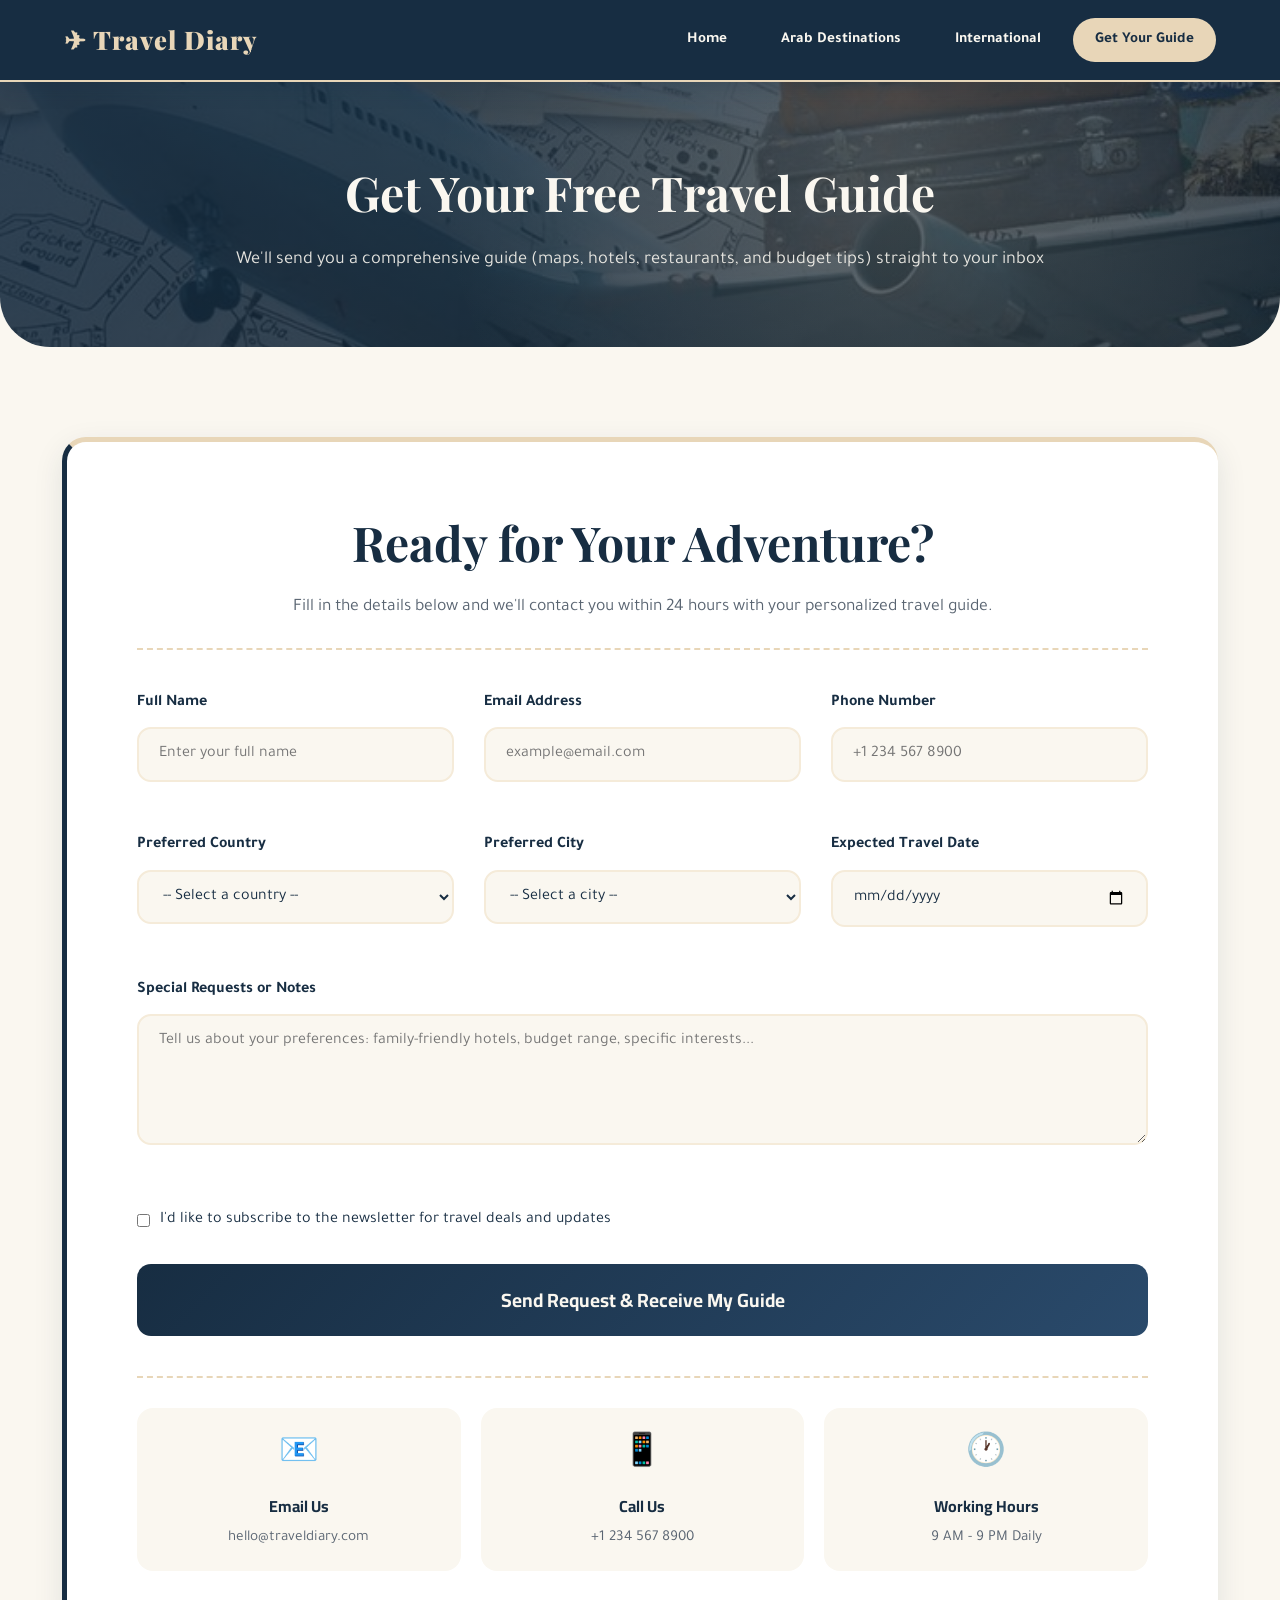
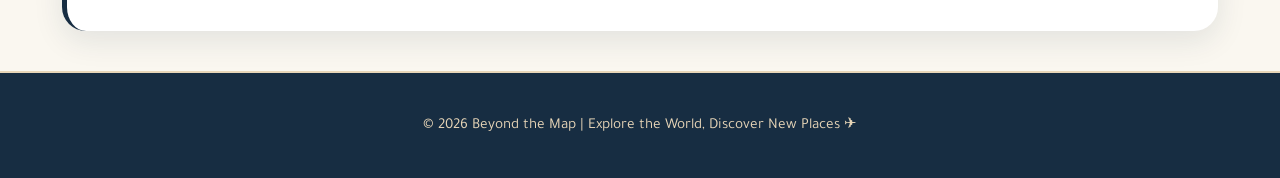
<file: guide.html>
<!DOCTYPE html>
<html lang="en" dir="ltr">
<head>
  <meta charset="UTF-8">
  <meta name="viewport" content="width=device-width, initial-scale=1.0">
  <title>Beyond the Map | Get Your Guide</title>
  <link href="https://fonts.googleapis.com/css2?family=Cairo:wght@400;700;900&family=Tajawal:wght@400;500;700&family=Playfair+Display:wght@700;900&display=swap" rel="stylesheet">
  <link rel="stylesheet" href="style.css">
</head>
<body>

  <nav class="nav-bar">
    <a href="index.html" class="nav-logo">✈ Travel Diary</a>
    <div class="nav-links">
      <a href="index.html">Home</a>
      <a href="arab.html">Arab Destinations</a>
      <a href="international.html">International</a>
      <a href="guide.html" class="active">Get Your Guide</a>
    </div>
  </nav>

  <div class="page-header">
    <h1>Get Your Free Travel Guide</h1>
    <p>We'll send you a comprehensive guide (maps, hotels, restaurants, and budget tips) straight to your inbox</p>
  </div>

  <div class="container wide">
    <div class="form-card">

      <div class="form-header">
        <h2>Ready for Your Adventure?</h2>
        <p>Fill in the details below and we'll contact you within 24 hours with your personalized travel guide.</p>
      </div>

      <form action="#" method="POST">
        <div class="form-grid">

          <div class="form-group">
            <label> Full Name</label>
            <input type="text" placeholder="Enter your full name" required>
          </div>

          <div class="form-group">
            <label>Email Address</label>
            <input type="email" placeholder="example@email.com" required>
          </div>

          <div class="form-group">
            <label>Phone Number</label>
            <input type="tel" placeholder="+1 234 567 8900">
          </div>

          <div class="form-group">
            <label> Preferred Country</label>
            <select required>
              <option value="">-- Select a country --</option>
              <option value="saudi">🇸🇦 Saudi Arabia</option>
              <option value="yemen">🇾🇪 Yemen</option>
              <option value="egypt">🇪🇬 Egypt</option>
              <option value="sudan">🇸🇩 Sudan</option>
              <option value="morocco">🇲🇦 Morocco</option>
              <option value="jordan">🇯🇴 Jordan</option>
              <option value="oman">🇴🇲 Oman</option>
              <option value="qatar">🇶🇦 Qatar</option>
              <option value="italy">🇮🇹 Italy</option>
              <option value="france">🇫🇷 France</option>
              <option value="japan">🇯🇵 Japan</option>
              <option value="switzerland">🇨🇭 Switzerland</option>
              <option value="turkey">🇹🇷 Turkey</option>
              <option value="spain">🇪🇸 Spain</option>
              <option value="korea">🇰🇷 South Korea</option>
              <option value="uk">🇬🇧 United Kingdom</option>
            </select>
          </div>

          <div class="form-group">
            <label> Preferred City</label>
            <select required>
              <option value="">-- Select a city --</option>
              <optgroup label="🇸🇦 Saudi Arabia">
                <option value="alula">AlUla</option>
                <option value="abha">Abha</option>
                <option value="jeddah">Jeddah</option>
                <option value="riyadh">Riyadh</option>
                <option value="diriyah">Diriyah</option>
              </optgroup>
              <optgroup label="🇾🇪 Yemen">
                <option value="socotraisland">Socotra Island</option>
                <option value="oldsanaa">Old Sana&#x27;a</option>
                <option value="shibamhadramaut">Shibam Hadramaut</option>
                <option value="ibb">Ibb</option>
                <option value="aden">Aden</option>
              </optgroup>
              <optgroup label="🇪🇬 Egypt">
                <option value="cairogiza">Cairo &amp; Giza</option>
                <option value="luxor">Luxor</option>
                <option value="aswan">Aswan</option>
                <option value="alexandria">Alexandria</option>
                <option value="newalamein">New Alamein</option>
                <option value="elgouna">El Gouna</option>
                <option value="dahab">Dahab</option>
                <option value="siwaoasis">Siwa Oasis</option>
                <option value="khanelkhalilialmuizz">Khan El Khalili &amp; Al-Muizz</option>
                <option value="egyptiancountryside">Egyptian Countryside</option>
              </optgroup>
              <optgroup label="🇸🇩 Sudan">
                <option value="khartoum">Khartoum</option>
                <option value="meroe">Meroe</option>
                <option value="portsudan">Port Sudan</option>
                <option value="kassala">Kassala</option>
                <option value="dongola">Dongola</option>
              </optgroup>
              <optgroup label="🇲🇦 Morocco">
                <option value="marrakech">Marrakech</option>
                <option value="chefchaouen">Chefchaouen</option>
                <option value="fes">Fes</option>
                <option value="rabat">Rabat</option>
                <option value="casablanca">Casablanca</option>
              </optgroup>
              <optgroup label="🇯🇴 Jordan">
                <option value="amman">Amman</option>
                <option value="petra">Petra</option>
                <option value="deadsea">Dead Sea</option>
                <option value="jerash">Jerash</option>
                <option value="ajloun">Ajloun</option>
                <option value="wadirum">Wadi Rum</option>
                <option value="salt">Salt</option>
              </optgroup>
              <optgroup label="🇴🇲 Oman">
                <option value="muscat">Muscat</option>
                <option value="rustaq">Rustaq</option>
                <option value="salalah">Salalah</option>
                <option value="nizwa">Nizwa</option>
                <option value="sur">Sur</option>
                <option value="bahla">Bahla</option>
              </optgroup>
              <optgroup label="🇶🇦 Qatar">
                <option value="doha">Doha</option>
                <option value="alwakrah">Al Wakrah</option>
                <option value="alkhor">Al Khor</option>
                <option value="lusail">Lusail</option>
                <option value="zubarah">Zubarah</option>
              </optgroup>
              <optgroup label="🇮🇹 Italy">
                <option value="rome">Rome</option>
                <option value="venice">Venice</option>
                <option value="florence">Florence</option>
                <option value="bari">Bari</option>
                <option value="lecce">Lecce</option>
                <option value="palermo">Palermo</option>
                <option value="positano">Positano</option>
                <option value="siena">Siena</option>
                <option value="taormina">Taormina</option>
                <option value="turin">Turin</option>
              </optgroup>
              <optgroup label="🇫🇷 France">
                <option value="paris">Paris</option>
                <option value="nice">Nice</option>
                <option value="lyon">Lyon</option>
                <option value="marseille">Marseille</option>
                <option value="bordeaux">Bordeaux</option>
                <option value="strasbourg">Strasbourg</option>
              </optgroup>
              <optgroup label="🇯🇵 Japan">
                <option value="tokyo">Tokyo</option>
                <option value="kyoto">Kyoto</option>
                <option value="osaka">Osaka</option>
                <option value="nara">Nara</option>
                <option value="hiroshima">Hiroshima</option>
                <option value="sapporo">Sapporo</option>
              </optgroup>
              <optgroup label="🇨🇭 Switzerland">
                <option value="zurich">Zurich</option>
                <option value="geneva">Geneva</option>
                <option value="interlaken">Interlaken</option>
                <option value="lucerne">Lucerne</option>
                <option value="bern">Bern</option>
                <option value="zermatt">Zermatt</option>
              </optgroup>
              <optgroup label="🇹🇷 Turkey">
                <option value="istanbul">Istanbul</option>
                <option value="cappadocia">Cappadocia</option>
                <option value="antalya">Antalya</option>
                <option value="bodrum">Bodrum</option>
                <option value="trabzon">Trabzon</option>
                <option value="pamukkale">Pamukkale</option>
              </optgroup>
              <optgroup label="🇪🇸 Spain">
                <option value="barcelona">Barcelona</option>
                <option value="madrid">Madrid</option>
                <option value="seville">Seville</option>
                <option value="valencia">Valencia</option>
                <option value="granada">Granada</option>
                <option value="ibiza">Ibiza</option>
              </optgroup>
              <optgroup label="🇰🇷 South Korea">
                <option value="seoul">Seoul</option>
                <option value="busan">Busan</option>
                <option value="jejuisland">Jeju Island</option>
                <option value="jeonju">Jeonju</option>
                <option value="gyeongju">Gyeongju</option>
                <option value="incheon">Incheon</option>
              </optgroup>
              <optgroup label="🇬🇧 United Kingdom">
                <option value="london">London</option>
                <option value="edinburgh">Edinburgh</option>
                <option value="manchester">Manchester</option>
                <option value="bath">Bath</option>
                <option value="liverpool">Liverpool</option>
                <option value="york">York</option>
              </optgroup>
            </select>
          </div>

          <div class="form-group">
            <label>Expected Travel Date</label>
            <input type="date">
          </div>

          <div class="form-group full">
            <label> Special Requests or Notes</label>
            <textarea rows="5" placeholder="Tell us about your preferences: family-friendly hotels, budget range, specific interests..."></textarea>
          </div>

          <div class="form-group full checkbox-row">
            <input type="checkbox" id="newsletter">
            <label for="newsletter">I'd like to subscribe to the newsletter for travel deals and updates</label>
          </div>

        </div>

        <button type="submit" class="submit-btn">Send Request & Receive My Guide</button>
      </form>

      <div class="contact-info-bar">
        <div class="contact-item">
          <div class="icon">📧</div>
          <h4>Email Us</h4>
          <p>hello@traveldiary.com</p>
        </div>
        <div class="contact-item">
          <div class="icon">📱</div>
          <h4>Call Us</h4>
          <p>+1 234 567 8900</p>
        </div>
        <div class="contact-item">
          <div class="icon">🕐</div>
          <h4>Working Hours</h4>
          <p>9 AM - 9 PM Daily</p>
        </div>
      </div>

    </div>
  </div>

  <footer>
    <p>© 2026 Beyond the Map | Explore the World, Discover New Places ✈</p>
  </footer>

</body>
</html>
</file>
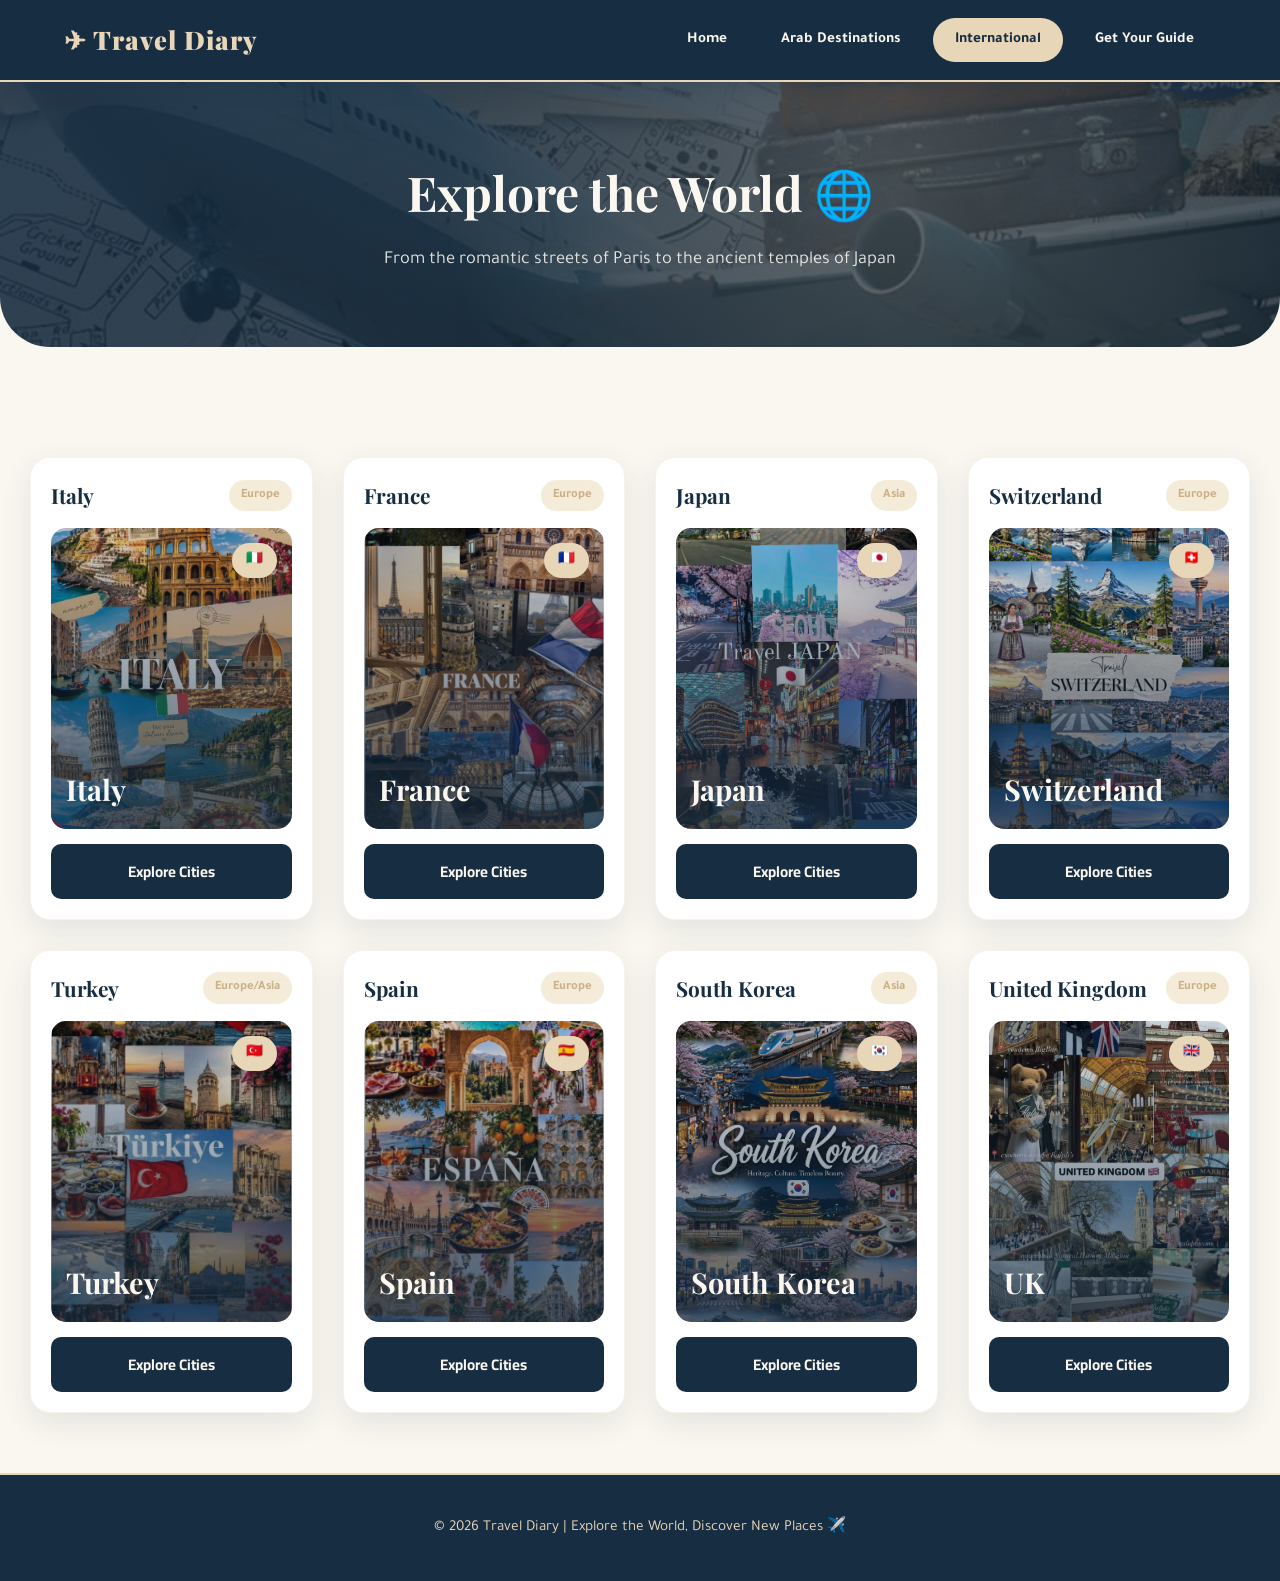
<file: international.html>
<!DOCTYPE html>
<html lang="en" dir="ltr">
<head>
  <meta charset="UTF-8">
  <meta name="viewport" content="width=device-width, initial-scale=1.0">
  <title>Travel Diary | International Destinations</title>
  <link href="https://fonts.googleapis.com/css2?family=Cairo:wght@400;700;900&family=Tajawal:wght@400;500;700&family=Playfair+Display:wght@700;900&display=swap" rel="stylesheet">
  <link rel="stylesheet" href="style.css">
</head>
<body>

  <nav class="nav-bar">
    <a href="index.html" class="nav-logo">✈ Travel Diary</a>
    <div class="nav-links">
      <a href="index.html">Home</a>
      <a href="arab.html">Arab Destinations</a>
      <a href="international.html" class="active">International</a>
      <a href="guide.html">Get Your Guide</a>
    </div>
  </nav>

  <div id="countries-view" class="section active">
    <div class="page-header">
      <h1>Explore the World 🌐</h1>
      <p>From the romantic streets of Paris to the ancient temples of Japan</p>
    </div>
    <div class="container">
      <div class="countries-grid">
        <div class="country-card"><div class="card-header"><h3>Italy</h3><span class="badge">Europe</span></div><div class="card-image" style="background-image: url('Italy.enc');"><span class="card-badge">🇮🇹</span><h2>Italy</h2></div><button class="card-btn" onclick="showCountry('italy')">Explore Cities</button></div>
        <div class="country-card"><div class="card-header"><h3>France</h3><span class="badge">Europe</span></div><div class="card-image" style="background-image: url('France.enc');"><span class="card-badge">🇫🇷</span><h2>France</h2></div><button class="card-btn" onclick="showCountry('france')">Explore Cities</button></div>
        <div class="country-card"><div class="card-header"><h3>Japan</h3><span class="badge">Asia</span></div><div class="card-image" style="background-image: url('Japan.enc');"><span class="card-badge">🇯🇵</span><h2>Japan</h2></div><button class="card-btn" onclick="showCountry('japan')">Explore Cities</button></div>
        <div class="country-card"><div class="card-header"><h3>Switzerland</h3><span class="badge">Europe</span></div><div class="card-image" style="background-image: url('Switzerland.enc');"><span class="card-badge">🇨🇭</span><h2>Switzerland</h2></div><button class="card-btn" onclick="showCountry('switzerland')">Explore Cities</button></div>
        <div class="country-card"><div class="card-header"><h3>Turkey</h3><span class="badge">Europe/Asia</span></div><div class="card-image" style="background-image: url('Turkey.enc');"><span class="card-badge">🇹🇷</span><h2>Turkey</h2></div><button class="card-btn" onclick="showCountry('turkey')">Explore Cities</button></div>
        <div class="country-card"><div class="card-header"><h3>Spain</h3><span class="badge">Europe</span></div><div class="card-image" style="background-image: url('Spain.enc');"><span class="card-badge">🇪🇸</span><h2>Spain</h2></div><button class="card-btn" onclick="showCountry('spain')">Explore Cities</button></div>
        <div class="country-card"><div class="card-header"><h3>South Korea</h3><span class="badge">Asia</span></div><div class="card-image" style="background-image: url('South Korea.enc');"><span class="card-badge">🇰🇷</span><h2>South Korea</h2></div><button class="card-btn" onclick="showCountry('korea')">Explore Cities</button></div>
        <div class="country-card"><div class="card-header"><h3>United Kingdom</h3><span class="badge">Europe</span></div><div class="card-image" style="background-image: url('United Kingdom.jpg');"><span class="card-badge">🇬🇧</span><h2>UK</h2></div><button class="card-btn" onclick="showCountry('uk')">Explore Cities</button></div>
      </div>
    </div>
  </div>

  <!-- Italy - 10 cities -->
  <div id="section-italy" class="section">
    <div class="country-header"><h2>🇮🇹 Explore Italy</h2><p>Renaissance art, Roman ruins, and world-famous cuisine</p><button class="back-btn" onclick="showCountries()">← Back to Countries</button></div>
    <div class="container"><div class="cities-grid">
      <div class="city-card"><div class="card-header"><h3>Rome</h3><span class="badge">Capital</span></div><div class="card-image" style="background-image: url('Rome.jpg');"><span class="card-badge">Eternal</span><h2>Rome</h2></div><button class="card-btn" onclick="openModal('modal-rome')">Quick View</button></div>
      <div class="city-card"><div class="card-header"><h3>Venice</h3><span class="badge">Romantic</span></div><div class="card-image" style="background-image: url('Venice.jpg');"><span class="card-badge">Canals</span><h2>Venice</h2></div><button class="card-btn" onclick="openModal('modal-venice')">Quick View</button></div>
      <div class="city-card"><div class="card-header"><h3>Florence</h3><span class="badge">Art</span></div><div class="card-image" style="background-image: url('Florence.jpg');"><span class="card-badge">Renaissance</span><h2>Florence</h2></div><button class="card-btn" onclick="openModal('modal-florence')">Quick View</button></div>
      <div class="city-card"><div class="card-header"><h3>Bari</h3><span class="badge">Coastal</span></div><div class="card-image" style="background-image: url('Bari.enc');"><span class="card-badge">Old Town</span><h2>Bari</h2></div><button class="card-btn" onclick="openModal('modal-bari')">Quick View</button></div>
      <div class="city-card"><div class="card-header"><h3>Lecce</h3><span class="badge">Baroque</span></div><div class="card-image" style="background-image: url('Lecce.enc');"><span class="card-badge">Puglia</span><h2>Lecce</h2></div><button class="card-btn" onclick="openModal('modal-lecce')">Quick View</button></div>
      <div class="city-card"><div class="card-header"><h3>Palermo</h3><span class="badge">Sicily</span></div><div class="card-image" style="background-image: url('Palermo.enc');"><span class="card-badge">Capital</span><h2>Palermo</h2></div><button class="card-btn" onclick="openModal('modal-palermo')">Quick View</button></div>
      <div class="city-card"><div class="card-header"><h3>Positano</h3><span class="badge">Amalfi</span></div><div class="card-image" style="background-image: url('Positano.enc');"><span class="card-badge">Cliff Village</span><h2>Positano</h2></div><button class="card-btn" onclick="openModal('modal-positano')">Quick View</button></div>
      <div class="city-card"><div class="card-header"><h3>Siena</h3><span class="badge">Medieval</span></div><div class="card-image" style="background-image: url('Siena.enc');"><span class="card-badge">Tuscany</span><h2>Siena</h2></div><button class="card-btn" onclick="openModal('modal-siena')">Quick View</button></div>
      <div class="city-card"><div class="card-header"><h3>Taormina</h3><span class="badge">Sicily</span></div><div class="card-image" style="background-image: url('Taormina.enc');"><span class="card-badge">Theatre</span><h2>Taormina</h2></div><button class="card-btn" onclick="openModal('modal-taormina')">Quick View</button></div>
      <div class="city-card"><div class="card-header"><h3>Turin</h3><span class="badge">Alps</span></div><div class="card-image" style="background-image: url('Turin.enc');"><span class="card-badge">Mole</span><h2>Turin</h2></div><button class="card-btn" onclick="openModal('modal-turin')">Quick View</button></div>
    </div></div>
  </div>

  <!-- France - 6 cities -->
  <div id="section-france" class="section">
    <div class="country-header"><h2>🇫🇷 Explore France</h2><p>The city of love, fashion, and iconic landmarks</p><button class="back-btn" onclick="showCountries()">← Back to Countries</button></div>
    <div class="container"><div class="cities-grid">
      <div class="city-card"><div class="card-header"><h3>Paris</h3><span class="badge">Capital</span></div><div class="card-image" style="background-image: url('Paris.jpg');"><span class="card-badge">Romantic</span><h2>Paris</h2></div><button class="card-btn" onclick="openModal('modal-paris')">Quick View</button></div>
      <div class="city-card"><div class="card-header"><h3>Nice</h3><span class="badge">Coastal</span></div><div class="card-image" style="background-image: url('Nice.jpg');"><span class="card-badge">Riviera</span><h2>Nice</h2></div><button class="card-btn" onclick="openModal('modal-nice')">Quick View</button></div>
      <div class="city-card"><div class="card-header"><h3>Lyon</h3><span class="badge">Gastronomy</span></div><div class="card-image" style="background-image: url('Lyon.jpg');"><span class="card-badge">Foodie</span><h2>Lyon</h2></div><button class="card-btn" onclick="openModal('modal-lyon')">Quick View</button></div>
      <div class="city-card"><div class="card-header"><h3>Marseille</h3><span class="badge">Port</span></div><div class="card-image" style="background-image: url('Marseille.enc');"><span class="card-badge">Old Port</span><h2>Marseille</h2></div><button class="card-btn" onclick="openModal('modal-marseille')">Quick View</button></div>
      <div class="city-card"><div class="card-header"><h3>Bordeaux</h3><span class="badge">Wine</span></div><div class="card-image" style="background-image: url('Bordeaux.enc');"><span class="card-badge">Wine</span><h2>Bordeaux</h2></div><button class="card-btn" onclick="openModal('modal-bordeaux')">Quick View</button></div>
      <div class="city-card"><div class="card-header"><h3>Strasbourg</h3><span class="badge">Alsace</span></div><div class="card-image" style="background-image: url('Strasbourg.enc');"><span class="card-badge">Petite France</span><h2>Strasbourg</h2></div><button class="card-btn" onclick="openModal('modal-strasbourg')">Quick View</button></div>
    </div></div>
  </div>

  <!-- Japan - 6 cities -->
  <div id="section-japan" class="section">
    <div class="country-header"><h2>🇯🇵 Explore Japan</h2><p>Ancient traditions meets cutting-edge technology</p><button class="back-btn" onclick="showCountries()">← Back to Countries</button></div>
    <div class="container"><div class="cities-grid">
      <div class="city-card"><div class="card-header"><h3>Tokyo</h3><span class="badge">Capital</span></div><div class="card-image" style="background-image: url('Tokyo.jpg');"><span class="card-badge">Neon</span><h2>Tokyo</h2></div><button class="card-btn" onclick="openModal('modal-tokyo')">Quick View</button></div>
      <div class="city-card"><div class="card-header"><h3>Kyoto</h3><span class="badge">Cultural</span></div><div class="card-image" style="background-image: url('Kyoto.jpg');"><span class="card-badge">Temples</span><h2>Kyoto</h2></div><button class="card-btn" onclick="openModal('modal-kyoto')">Quick View</button></div>
      <div class="city-card"><div class="card-header"><h3>Osaka</h3><span class="badge">Vibrant</span></div><div class="card-image" style="background-image: url('Osaka.jpg');"><span class="card-badge">Street Food</span><h2>Osaka</h2></div><button class="card-btn" onclick="openModal('modal-osaka')">Quick View</button></div>
      <div class="city-card"><div class="card-header"><h3>Nara</h3><span class="badge">Deer Park</span></div><div class="card-image" style="background-image: url('Nara.enc');"><span class="card-badge">Deer</span><h2>Nara</h2></div><button class="card-btn" onclick="openModal('modal-nara')">Quick View</button></div>
      <div class="city-card"><div class="card-header"><h3>Hiroshima</h3><span class="badge">Peace</span></div><div class="card-image" style="background-image: url('Hiroshima.enc');"><span class="card-badge">Memorial</span><h2>Hiroshima</h2></div><button class="card-btn" onclick="openModal('modal-hiroshima')">Quick View</button></div>
      <div class="city-card"><div class="card-header"><h3>Sapporo</h3><span class="badge">Snow</span></div><div class="card-image" style="background-image: url('Sapporo.enc');"><span class="card-badge">Festival</span><h2>Sapporo</h2></div><button class="card-btn" onclick="openModal('modal-sapporo')">Quick View</button></div>
    </div></div>
  </div>

  <!-- Switzerland - 6 cities -->
  <div id="section-switzerland" class="section">
    <div class="country-header"><h2>🇨🇭 Explore Switzerland</h2><p>Majestic Alps, pristine lakes, and charming villages</p><button class="back-btn" onclick="showCountries()">← Back to Countries</button></div>
    <div class="container"><div class="cities-grid">
      <div class="city-card"><div class="card-header"><h3>Zurich</h3><span class="badge">Capital</span></div><div class="card-image" style="background-image: url('Zurich.jpg');"><span class="card-badge">Lake</span><h2>Zurich</h2></div><button class="card-btn" onclick="openModal('modal-zurich')">Quick View</button></div>
      <div class="city-card"><div class="card-header"><h3>Geneva</h3><span class="badge">Diplomatic</span></div><div class="card-image" style="background-image: url('Geneva.jpg');"><span class="card-badge">Jet d'Eau</span><h2>Geneva</h2></div><button class="card-btn" onclick="openModal('modal-geneva')">Quick View</button></div>
      <div class="city-card"><div class="card-header"><h3>Interlaken</h3><span class="badge">Alps</span></div><div class="card-image" style="background-image: url('Interlaken.jpg');"><span class="card-badge">Adventure</span><h2>Interlaken</h2></div><button class="card-btn" onclick="openModal('modal-interlaken')">Quick View</button></div>
      <div class="city-card"><div class="card-header"><h3>Lucerne</h3><span class="badge">Lake</span></div><div class="card-image" style="background-image: url('Lucerne.enc');"><span class="card-badge">Bridge</span><h2>Lucerne</h2></div><button class="card-btn" onclick="openModal('modal-lucerne')">Quick View</button></div>
      <div class="city-card"><div class="card-header"><h3>Bern</h3><span class="badge">Old Town</span></div><div class="card-image" style="background-image: url('Bern.enc');"><span class="card-badge">Clock</span><h2>Bern</h2></div><button class="card-btn" onclick="openModal('modal-bern')">Quick View</button></div>
      <div class="city-card"><div class="card-header"><h3>Zermatt</h3><span class="badge">Matterhorn</span></div><div class="card-image" style="background-image: url('Zermatt.enc');"><span class="card-badge">Alps</span><h2>Zermatt</h2></div><button class="card-btn" onclick="openModal('modal-zermatt')">Quick View</button></div>
    </div></div>
  </div>

  <!-- Turkey - 6 cities -->
  <div id="section-turkey" class="section">
    <div class="country-header"><h2>🇹🇷 Explore Turkey</h2><p>Where East meets West, with hot air balloons and bazaars</p><button class="back-btn" onclick="showCountries()">← Back to Countries</button></div>
    <div class="container"><div class="cities-grid">
      <div class="city-card"><div class="card-header"><h3>Istanbul</h3><span class="badge">Historical</span></div><div class="card-image" style="background-image: url('Istanbul.jpg');"><span class="card-badge">Two Continents</span><h2>Istanbul</h2></div><button class="card-btn" onclick="openModal('modal-istanbul')">Quick View</button></div>
      <div class="city-card"><div class="card-header"><h3>Cappadocia</h3><span class="badge">Unique</span></div><div class="card-image" style="background-image: url('Cappadocia.jpg');"><span class="card-badge">Balloons</span><h2>Cappadocia</h2></div><button class="card-btn" onclick="openModal('modal-cappadocia')">Quick View</button></div>
      <div class="city-card"><div class="card-header"><h3>Antalya</h3><span class="badge">Coastal</span></div><div class="card-image" style="background-image: url('Antalya.jpg');"><span class="card-badge">Turquoise</span><h2>Antalya</h2></div><button class="card-btn" onclick="openModal('modal-antalya')">Quick View</button></div>
      <div class="city-card"><div class="card-header"><h3>Bodrum</h3><span class="badge">Aegean</span></div><div class="card-image" style="background-image: url('Bodrum.enc');"><span class="card-badge">Castle</span><h2>Bodrum</h2></div><button class="card-btn" onclick="openModal('modal-bodrum')">Quick View</button></div>
      <div class="city-card"><div class="card-header"><h3>Trabzon</h3><span class="badge">Black Sea</span></div><div class="card-image" style="background-image: url('Trabzon.enc');"><span class="card-badge">Monastery</span><h2>Trabzon</h2></div><button class="card-btn" onclick="openModal('modal-trabzon')">Quick View</button></div>
      <div class="city-card"><div class="card-header"><h3>Pamukkale</h3><span class="badge">Thermal</span></div><div class="card-image" style="background-image: url('Pamukkale.enc');"><span class="card-badge">Terraces</span><h2>Pamukkale</h2></div><button class="card-btn" onclick="openModal('modal-pamukkale')">Quick View</button></div>
    </div></div>
  </div>

  <!-- Spain - 6 cities -->
  <div id="section-spain" class="section">
    <div class="country-header"><h2>🇪🇸 Explore Spain</h2><p>Passionate flamenco, stunning architecture, sunny beaches</p><button class="back-btn" onclick="showCountries()">← Back to Countries</button></div>
    <div class="container"><div class="cities-grid">
      <div class="city-card"><div class="card-header"><h3>Barcelona</h3><span class="badge">Artistic</span></div><div class="card-image" style="background-image: url('Barcelona.jpg');"><span class="card-badge">Gaudi</span><h2>Barcelona</h2></div><button class="card-btn" onclick="openModal('modal-barcelona')">Quick View</button></div>
      <div class="city-card"><div class="card-header"><h3>Madrid</h3><span class="badge">Capital</span></div><div class="card-image" style="background-image: url('Madrid.jpg');"><span class="card-badge">Museums</span><h2>Madrid</h2></div><button class="card-btn" onclick="openModal('modal-madrid')">Quick View</button></div>
      <div class="city-card"><div class="card-header"><h3>Seville</h3><span class="badge">Cultural</span></div><div class="card-image" style="background-image: url('Seville.jpg');"><span class="card-badge">Flamenco</span><h2>Seville</h2></div><button class="card-btn" onclick="openModal('modal-seville')">Quick View</button></div>
      <div class="city-card"><div class="card-header"><h3>Valencia</h3><span class="badge">Arts</span></div><div class="card-image" style="background-image: url('Valencia.enc');"><span class="card-badge">Paella</span><h2>Valencia</h2></div><button class="card-btn" onclick="openModal('modal-valencia')">Quick View</button></div>
      <div class="city-card"><div class="card-header"><h3>Granada</h3><span class="badge">Alhambra</span></div><div class="card-image" style="background-image: url('Granada.enc');"><span class="card-badge">Palace</span><h2>Granada</h2></div><button class="card-btn" onclick="openModal('modal-granada')">Quick View</button></div>
      <div class="city-card"><div class="card-header"><h3>Ibiza</h3><span class="badge">Island</span></div><div class="card-image" style="background-image: url('Ibiza.enc');"><span class="card-badge">Beach</span><h2>Ibiza</h2></div><button class="card-btn" onclick="openModal('modal-ibiza')">Quick View</button></div>
    </div></div>
  </div>

  <!-- South Korea - 6 cities -->
  <div id="section-korea" class="section">
    <div class="country-header"><h2>🇰🇷 Explore South Korea</h2><p>K-pop culture, palaces, and neon-lit streets</p><button class="back-btn" onclick="showCountries()">← Back to Countries</button></div>
    <div class="container"><div class="cities-grid">
      <div class="city-card"><div class="card-header"><h3>Seoul</h3><span class="badge">Capital</span></div><div class="card-image" style="background-image: url('Seoul.jpg');"><span class="card-badge">K-Culture</span><h2>Seoul</h2></div><button class="card-btn" onclick="openModal('modal-seoul')">Quick View</button></div>
      <div class="city-card"><div class="card-header"><h3>Busan</h3><span class="badge">Coastal</span></div><div class="card-image" style="background-image: url('Busan.jpg');"><span class="card-badge">Beaches</span><h2>Busan</h2></div><button class="card-btn" onclick="openModal('modal-busan')">Quick View</button></div>
      <div class="city-card"><div class="card-header"><h3>Jeju Island</h3><span class="badge">Nature</span></div><div class="card-image" style="background-image: url('Jeju Island.jpg');"><span class="card-badge">Volcanic</span><h2>Jeju Island</h2></div><button class="card-btn" onclick="openModal('modal-jeju')">Quick View</button></div>
      <div class="city-card"><div class="card-header"><h3>Jeonju</h3><span class="badge">Hanok</span></div><div class="card-image" style="background-image: url('Jeonju.enc');"><span class="card-badge">Village</span><h2>Jeonju</h2></div><button class="card-btn" onclick="openModal('modal-jeonju')">Quick View</button></div>
      <div class="city-card"><div class="card-header"><h3>Gyeongju</h3><span class="badge">Historic</span></div><div class="card-image" style="background-image: url('Gyeongju.enc');"><span class="card-badge">Temple</span><h2>Gyeongju</h2></div><button class="card-btn" onclick="openModal('modal-gyeongju')">Quick View</button></div>
      <div class="city-card"><div class="card-header"><h3>Incheon</h3><span class="badge">Modern</span></div><div class="card-image" style="background-image: url('Incheon.enc');"><span class="card-badge">Songdo</span><h2>Incheon</h2></div><button class="card-btn" onclick="openModal('modal-incheon')">Quick View</button></div>
    </div></div>
  </div>

  <!-- UK - 6 cities -->
  <div id="section-uk" class="section">
    <div class="country-header"><h2>🇬🇧 Explore the United Kingdom</h2><p>Royal heritage, castles, and multicultural cities</p><button class="back-btn" onclick="showCountries()">← Back to Countries</button></div>
    <div class="container"><div class="cities-grid">
      <div class="city-card"><div class="card-header"><h3>London</h3><span class="badge">Capital</span></div><div class="card-image" style="background-image: url('London.jpg');"><span class="card-badge">Iconic</span><h2>London</h2></div><button class="card-btn" onclick="openModal('modal-london')">Quick View</button></div>
      <div class="city-card"><div class="card-header"><h3>Edinburgh</h3><span class="badge">Scottish</span></div><div class="card-image" style="background-image: url('Edinburgh.jpg');"><span class="card-badge">Castle</span><h2>Edinburgh</h2></div><button class="card-btn" onclick="openModal('modal-edinburgh')">Quick View</button></div>
      <div class="city-card"><div class="card-header"><h3>Manchester</h3><span class="badge">Industrial</span></div><div class="card-image" style="background-image: url('Manchester.jpg');"><span class="card-badge">Music</span><h2>Manchester</h2></div><button class="card-btn" onclick="openModal('modal-manchester')">Quick View</button></div>
      <div class="city-card"><div class="card-header"><h3>Bath</h3><span class="badge">Roman</span></div><div class="card-image" style="background-image: url('Bath.enc');"><span class="card-badge">Roman Baths</span><h2>Bath</h2></div><button class="card-btn" onclick="openModal('modal-bath')">Quick View</button></div>
      <div class="city-card"><div class="card-header"><h3>Liverpool</h3><span class="badge">Beatles</span></div><div class="card-image" style="background-image: url('Liverpool.enc');"><span class="card-badge">Dock</span><h2>Liverpool</h2></div><button class="card-btn" onclick="openModal('modal-liverpool')">Quick View</button></div>
      <div class="city-card"><div class="card-header"><h3>York</h3><span class="badge">Medieval</span></div><div class="card-image" style="background-image: url('York.enc');"><span class="card-badge">Minster</span><h2>York</h2></div><button class="card-btn" onclick="openModal('modal-york')">Quick View</button></div>
    </div></div>
  </div>

  <!-- MODALS - Old cities .jpg -->
  <div id="modal-rome" class="modal"><div class="modal-content"><a href="#" class="close-btn">✕</a><div class="modal-image" style="background-image: url('Rome.jpg');"></div><div class="modal-text"><h2>Rome, Italy 🇮🇹</h2><p>The Eternal City, home to the Colosseum, Vatican City, and centuries of history on every corner.</p><a href="guide.html" class="modal-btn">Get Rome Guide</a></div></div></div>
  <div id="modal-venice" class="modal"><div class="modal-content"><a href="#" class="close-btn">✕</a><div class="modal-image" style="background-image: url('Venice.jpg');"></div><div class="modal-text"><h2>Venice, Italy 🇮🇹</h2><p>The floating city of canals, gondolas, and Renaissance masterpieces built on 118 islands.</p><a href="guide.html" class="modal-btn">Get Venice Guide</a></div></div></div>
  <div id="modal-florence" class="modal"><div class="modal-content"><a href="#" class="close-btn">✕</a><div class="modal-image" style="background-image: url('Florence.jpg');"></div><div class="modal-text"><h2>Florence, Italy 🇮🇹</h2><p>The birthplace of the Renaissance, housing Michelangelo's David and Brunelleschi's dome.</p><a href="guide.html" class="modal-btn">Get Florence Guide</a></div></div></div>
  <div id="modal-paris" class="modal"><div class="modal-content"><a href="#" class="close-btn">✕</a><div class="modal-image" style="background-image: url('Paris.jpg');"></div><div class="modal-text"><h2>Paris, France 🇫🇷</h2><p>The City of Light, featuring the Eiffel Tower, Louvre Museum, and romantic café culture.</p><a href="guide.html" class="modal-btn">Get Paris Guide</a></div></div></div>
  <div id="modal-nice" class="modal"><div class="modal-content"><a href="#" class="close-btn">✕</a><div class="modal-image" style="background-image: url('Nice.jpg');"></div><div class="modal-text"><h2>Nice, France 🇫🇷</h2><p>The jewel of the French Riviera, with turquoise waters, pebble beaches, and old-town charm.</p><a href="guide.html" class="modal-btn">Get Nice Guide</a></div></div></div>
  <div id="modal-lyon" class="modal"><div class="modal-content"><a href="#" class="close-btn">✕</a><div class="modal-image" style="background-image: url('Lyon.jpg');"></div><div class="modal-text"><h2>Lyon, France 🇫🇷</h2><p>France's gastronomic capital, famous for its bouchons, silk weaving history, and Roman ruins.</p><a href="guide.html" class="modal-btn">Get Lyon Guide</a></div></div></div>
  <div id="modal-tokyo" class="modal"><div class="modal-content"><a href="#" class="close-btn">✕</a><div class="modal-image" style="background-image: url('Tokyo.jpg');"></div><div class="modal-text"><h2>Tokyo, Japan 🇯🇵</h2><p>A dazzling metropolis where neon-lit skyscrapers meet serene temples and cherry blossoms.</p><a href="guide.html" class="modal-btn">Get Tokyo Guide</a></div></div></div>
  <div id="modal-kyoto" class="modal"><div class="modal-content"><a href="#" class="close-btn">✕</a><div class="modal-image" style="background-image: url('Kyoto.jpg');"></div><div class="modal-text"><h2>Kyoto, Japan 🇯🇵</h2><p>The cultural heart of Japan, home to 1,600 temples, geisha districts, and zen gardens.</p><a href="guide.html" class="modal-btn">Get Kyoto Guide</a></div></div></div>
  <div id="modal-osaka" class="modal"><div class="modal-content"><a href="#" class="close-btn">✕</a><div class="modal-image" style="background-image: url('Osaka.jpg');"></div><div class="modal-text"><h2>Osaka, Japan 🇯🇵</h2><p>The kitchen of Japan, known for street food, vibrant nightlife, and Osaka Castle.</p><a href="guide.html" class="modal-btn">Get Osaka Guide</a></div></div></div>
  <div id="modal-zurich" class="modal"><div class="modal-content"><a href="#" class="close-btn">✕</a><div class="modal-image" style="background-image: url('Zurich.jpg');"></div><div class="modal-text"><h2>Zurich, Switzerland 🇨🇭</h2><p>A pristine lakeside city blending medieval charm with modern luxury and Alpine views.</p><a href="guide.html" class="modal-btn">Get Zurich Guide</a></div></div></div>
  <div id="modal-geneva" class="modal"><div class="modal-content"><a href="#" class="close-btn">✕</a><div class="modal-image" style="background-image: url('Geneva.jpg');"></div><div class="modal-text"><h2>Geneva, Switzerland 🇨🇭</h2><p>The international city of diplomacy, featuring the Jet d'Eau and stunning lakefront.</p><a href="guide.html" class="modal-btn">Get Geneva Guide</a></div></div></div>
  <div id="modal-interlaken" class="modal"><div class="modal-content"><a href="#" class="close-btn">✕</a><div class="modal-image" style="background-image: url('Interlaken.jpg');"></div><div class="modal-text"><h2>Interlaken, Switzerland 🇨🇭</h2><p>The adventure capital between two lakes, gateway to the Jungfrau region and Alps.</p><a href="guide.html" class="modal-btn">Get Interlaken Guide</a></div></div></div>
  <div id="modal-istanbul" class="modal"><div class="modal-content"><a href="#" class="close-btn">✕</a><div class="modal-image" style="background-image: url('Istanbul.jpg');"></div><div class="modal-text"><h2>Istanbul, Turkey 🇹🇷</h2><p>The only city spanning two continents, with the Hagia Sophia, Blue Mosque, and Grand Bazaar.</p><a href="guide.html" class="modal-btn">Get Istanbul Guide</a></div></div></div>
  <div id="modal-cappadocia" class="modal"><div class="modal-content"><a href="#" class="close-btn">✕</a><div class="modal-image" style="background-image: url('Cappadocia.jpg');"></div><div class="modal-text"><h2>Cappadocia, Turkey 🇹🇷</h2><p>A surreal landscape of fairy chimneys, cave hotels, and hot air balloon rides at dawn.</p><a href="guide.html" class="modal-btn">Get Cappadocia Guide</a></div></div></div>
  <div id="modal-antalya" class="modal"><div class="modal-content"><a href="#" class="close-btn">✕</a><div class="modal-image" style="background-image: url('Antalya.jpg');"></div><div class="modal-text"><h2>Antalya, Turkey 🇹🇷</h2><p>The turquoise coast of the Mediterranean, with ancient ruins and stunning beaches.</p><a href="guide.html" class="modal-btn">Get Antalya Guide</a></div></div></div>
  <div id="modal-barcelona" class="modal"><div class="modal-content"><a href="#" class="close-btn">✕</a><div class="modal-image" style="background-image: url('Barcelona.jpg');"></div><div class="modal-text"><h2>Barcelona, Spain 🇪🇸</h2><p>Gaudi's masterpiece city, featuring the Sagrada Familia, La Rambla, and Mediterranean beaches.</p><a href="guide.html" class="modal-btn">Get Barcelona Guide</a></div></div></div>
  <div id="modal-madrid" class="modal"><div class="modal-content"><a href="#" class="close-btn">✕</a><div class="modal-image" style="background-image: url('Madrid.jpg');"></div><div class="modal-text"><h2>Madrid, Spain 🇪🇸</h2><p>The royal capital with world-class museums like the Prado, vibrant nightlife, and tapas culture.</p><a href="guide.html" class="modal-btn">Get Madrid Guide</a></div></div></div>
  <div id="modal-seville" class="modal"><div class="modal-content"><a href="#" class="close-btn">✕</a><div class="modal-image" style="background-image: url('Seville.jpg');"></div><div class="modal-text"><h2>Seville, Spain 🇪🇸</h2><p>The soul of Andalusia, birthplace of flamenco, with the stunning Alcázar and Plaza de España.</p><a href="guide.html" class="modal-btn">Get Seville Guide</a></div></div></div>
  <div id="modal-seoul" class="modal"><div class="modal-content"><a href="#" class="close-btn">✕</a><div class="modal-image" style="background-image: url('Seoul.jpg');"></div><div class="modal-text"><h2>Seoul, South Korea 🇰🇷</h2><p>A dynamic capital where ancient palaces meet K-pop culture, street food, and neon districts.</p><a href="guide.html" class="modal-btn">Get Seoul Guide</a></div></div></div>
  <div id="modal-busan" class="modal"><div class="modal-content"><a href="#" class="close-btn">✕</a><div class="modal-image" style="background-image: url('Busan.jpg');"></div><div class="modal-text"><h2>Busan, South Korea 🇰🇷</h2><p>Korea's coastal gem, featuring Haeundae Beach, colorful Gamcheon Village, and seafood markets.</p><a href="guide.html" class="modal-btn">Get Busan Guide</a></div></div></div>
  <div id="modal-jeju" class="modal"><div class="modal-content"><a href="#" class="close-btn">✕</a><div class="modal-image" style="background-image: url('Jeju Island.jpg');"></div><div class="modal-text"><h2>Jeju Island, South Korea 🇰🇷</h2><p>A volcanic paradise with Hallasan mountain, lava tubes, and dramatic coastal cliffs.</p><a href="guide.html" class="modal-btn">Get Jeju Guide</a></div></div></div>
  <div id="modal-london" class="modal"><div class="modal-content"><a href="#" class="close-btn">✕</a><div class="modal-image" style="background-image: url('London.jpg');"></div><div class="modal-text"><h2>London, United Kingdom 🇬🇧</h2><p>The iconic capital featuring Big Ben, the Tower of London, Buckingham Palace, and world-class museums.</p><a href="guide.html" class="modal-btn">Get London Guide</a></div></div></div>
  <div id="modal-edinburgh" class="modal"><div class="modal-content"><a href="#" class="close-btn">✕</a><div class="modal-image" style="background-image: url('Edinburgh.jpg');"></div><div class="modal-text"><h2>Edinburgh, United Kingdom 🇬🇧</h2><p>Scotland's dramatic capital, dominated by its hilltop castle and the Royal Mile's medieval charm.</p><a href="guide.html" class="modal-btn">Get Edinburgh Guide</a></div></div></div>
  <div id="modal-manchester" class="modal"><div class="modal-content"><a href="#" class="close-btn">✕</a><div class="modal-image" style="background-image: url('Manchester.jpg');"></div><div class="modal-text"><h2>Manchester, United Kingdom 🇬🇧</h2><p>A vibrant city of music, football, and industrial heritage with a thriving arts scene.</p><a href="guide.html" class="modal-btn">Get Manchester Guide</a></div></div></div>

  <!-- MODALS - New Italy cities -->
  <div id="modal-bari" class="modal"><div class="modal-content"><a href="#" class="close-btn">✕</a><div class="modal-image" style="background-image: url('Bari.enc');"></div><div class="modal-text"><h2>Bari, Italy 🇮🇹</h2><p>Old town, Adriatic sea, and Saint Nicholas Basilica - the heart of Puglia.</p><a href="guide.html" class="modal-btn">Get Bari Guide</a></div></div></div>
  <div id="modal-lecce" class="modal"><div class="modal-content"><a href="#" class="close-btn">✕</a><div class="modal-image" style="background-image: url('Lecce.enc');"></div><div class="modal-text"><h2>Lecce, Italy 🇮🇹</h2><p>The Florence of the South - stunning Baroque architecture in golden stone.</p><a href="guide.html" class="modal-btn">Get Lecce Guide</a></div></div></div>
  <div id="modal-palermo" class="modal"><div class="modal-content"><a href="#" class="close-btn">✕</a><div class="modal-image" style="background-image: url('Palermo.enc');"></div><div class="modal-text"><h2>Palermo, Italy 🇮🇹</h2><p>Sicily's vibrant capital - Cathedral, markets, street food, and Mediterranean vibes.</p><a href="guide.html" class="modal-btn">Get Palermo Guide</a></div></div></div>
  <div id="modal-positano" class="modal"><div class="modal-content"><a href="#" class="close-btn">✕</a><div class="modal-image" style="background-image: url('Positano.enc');"></div><div class="modal-text"><h2>Positano, Italy 🇮🇹</h2><p>Colorful cliff village on the Amalfi Coast, turquoise sea and romantic beaches.</p><a href="guide.html" class="modal-btn">Get Positano Guide</a></div></div></div>
  <div id="modal-siena" class="modal"><div class="modal-content"><a href="#" class="close-btn">✕</a><div class="modal-image" style="background-image: url('Siena.enc');"></div><div class="modal-text"><h2>Siena, Italy 🇮🇹</h2><p>Medieval Piazza del Campo, Palio horse race, and Tuscan charm.</p><a href="guide.html" class="modal-btn">Get Siena Guide</a></div></div></div>
  <div id="modal-taormina" class="modal"><div class="modal-content"><a href="#" class="close-btn">✕</a><div class="modal-image" style="background-image: url('Taormina.enc');"></div><div class="modal-text"><h2>Taormina, Italy 🇮🇹</h2><p>Ancient Greek theatre, Mount Etna views, and stunning Sicilian coastline.</p><a href="guide.html" class="modal-btn">Get Taormina Guide</a></div></div></div>
  <div id="modal-turin" class="modal"><div class="modal-content"><a href="#" class="close-btn">✕</a><div class="modal-image" style="background-image: url('Turin.enc');"></div><div class="modal-text"><h2>Turin, Italy 🇮🇹</h2><p>Mole Antonelliana, Alps in the background, and elegant royal boulevards.</p><a href="guide.html" class="modal-btn">Get Turin Guide</a></div></div></div>

  <!-- MODALS - New cities .enc -->
  <div id="modal-marseille" class="modal"><div class="modal-content"><a href="#" class="close-btn">✕</a><div class="modal-image" style="background-image: url('Marseille.enc');"></div><div class="modal-text"><h2>Marseille, France 🇫🇷</h2><p>France's oldest port city, with the Old Port, Notre-Dame de la Garde, and Mediterranean vibes.</p><a href="guide.html" class="modal-btn">Get Marseille Guide</a></div></div></div>
  <div id="modal-bordeaux" class="modal"><div class="modal-content"><a href="#" class="close-btn">✕</a><div class="modal-image" style="background-image: url('Bordeaux.enc');"></div><div class="modal-text"><h2>Bordeaux, France 🇫🇷</h2><p>The wine capital of the world, with Place de la Bourse and the Water Mirror.</p><a href="guide.html" class="modal-btn">Get Bordeaux Guide</a></div></div></div>
  <div id="modal-strasbourg" class="modal"><div class="modal-content"><a href="#" class="close-btn">✕</a><div class="modal-image" style="background-image: url('Strasbourg.enc');"></div><div class="modal-text"><h2>Strasbourg, France 🇫🇷</h2><p>Petite France, half-timbered houses, canals, and the stunning Cathedral.</p><a href="guide.html" class="modal-btn">Get Strasbourg Guide</a></div></div></div>
  <div id="modal-nara" class="modal"><div class="modal-content"><a href="#" class="close-btn">✕</a><div class="modal-image" style="background-image: url('Nara.enc');"></div><div class="modal-text"><h2>Nara, Japan 🇯🇵</h2><p>Home to friendly deer, Todaiji Temple, and beautiful cherry blossoms.</p><a href="guide.html" class="modal-btn">Get Nara Guide</a></div></div></div>
  <div id="modal-hiroshima" class="modal"><div class="modal-content"><a href="#" class="close-btn">✕</a><div class="modal-image" style="background-image: url('Hiroshima.enc');"></div><div class="modal-text"><h2>Hiroshima, Japan 🇯🇵</h2><p>A city of peace, with the Atomic Bomb Dome and Peace Memorial Park.</p><a href="guide.html" class="modal-btn">Get Hiroshima Guide</a></div></div></div>
  <div id="modal-sapporo" class="modal"><div class="modal-content"><a href="#" class="close-btn">✕</a><div class="modal-image" style="background-image: url('Sapporo.enc');"></div><div class="modal-text"><h2>Sapporo, Japan 🇯🇵</h2><p>Famous for its Snow Festival, Odori Park, and delicious ramen.</p><a href="guide.html" class="modal-btn">Get Sapporo Guide</a></div></div></div>
  <div id="modal-lucerne" class="modal"><div class="modal-content"><a href="#" class="close-btn">✕</a><div class="modal-image" style="background-image: url('Lucerne.enc');"></div><div class="modal-text"><h2>Lucerne, Switzerland 🇨🇭</h2><p>The Chapel Bridge, Lake Lucerne, and stunning Alpine views.</p><a href="guide.html" class="modal-btn">Get Lucerne Guide</a></div></div></div>
  <div id="modal-bern" class="modal"><div class="modal-content"><a href="#" class="close-btn">✕</a><div class="modal-image" style="background-image: url('Bern.enc');"></div><div class="modal-text"><h2>Bern, Switzerland 🇨🇭</h2><p>The old town, Zytglogge clock tower, and the Aare river.</p><a href="guide.html" class="modal-btn">Get Bern Guide</a></div></div></div>
  <div id="modal-zermatt" class="modal"><div class="modal-content"><a href="#" class="close-btn">✕</a><div class="modal-image" style="background-image: url('Zermatt.enc');"></div><div class="modal-text"><h2>Zermatt, Switzerland 🇨🇭</h2><p>Car-free village at the foot of the Matterhorn, perfect for skiing.</p><a href="guide.html" class="modal-btn">Get Zermatt Guide</a></div></div></div>
  <div id="modal-bodrum" class="modal"><div class="modal-content"><a href="#" class="close-btn">✕</a><div class="modal-image" style="background-image: url('Bodrum.enc');"></div><div class="modal-text"><h2>Bodrum, Turkey 🇹🇷</h2><p>Bodrum Castle, turquoise Aegean sea, and white-washed houses.</p><a href="guide.html" class="modal-btn">Get Bodrum Guide</a></div></div></div>
  <div id="modal-trabzon" class="modal"><div class="modal-content"><a href="#" class="close-btn">✕</a><div class="modal-image" style="background-image: url('Trabzon.enc');"></div><div class="modal-text"><h2>Trabzon, Turkey 🇹🇷</h2><p>Sumela Monastery, Black Sea coast, and green mountains.</p><a href="guide.html" class="modal-btn">Get Trabzon Guide</a></div></div></div>
  <div id="modal-pamukkale" class="modal"><div class="modal-content"><a href="#" class="close-btn">✕</a><div class="modal-image" style="background-image: url('Pamukkale.enc');"></div><div class="modal-text"><h2>Pamukkale, Turkey 🇹🇷</h2><p>White travertine terraces and thermal pools - the Cotton Castle.</p><a href="guide.html" class="modal-btn">Get Pamukkale Guide</a></div></div></div>
  <div id="modal-valencia" class="modal"><div class="modal-content"><a href="#" class="close-btn">✕</a><div class="modal-image" style="background-image: url('Valencia.enc');"></div><div class="modal-text"><h2>Valencia, Spain 🇪🇸</h2><p>City of Arts and Sciences, beaches, and the home of paella.</p><a href="guide.html" class="modal-btn">Get Valencia Guide</a></div></div></div>
  <div id="modal-granada" class="modal"><div class="modal-content"><a href="#" class="close-btn">✕</a><div class="modal-image" style="background-image: url('Granada.enc');"></div><div class="modal-text"><h2>Granada, Spain 🇪🇸</h2><p>The Alhambra palace, Sierra Nevada, and Andalusian charm.</p><a href="guide.html" class="modal-btn">Get Granada Guide</a></div></div></div>
  <div id="modal-ibiza" class="modal"><div class="modal-content"><a href="#" class="close-btn">✕</a><div class="modal-image" style="background-image: url('Ibiza.enc');"></div><div class="modal-text"><h2>Ibiza, Spain 🇪🇸</h2><p>Turquoise beaches, white houses, sunsets, and island nightlife.</p><a href="guide.html" class="modal-btn">Get Ibiza Guide</a></div></div></div>
  <div id="modal-jeonju" class="modal"><div class="modal-content"><a href="#" class="close-btn">✕</a><div class="modal-image" style="background-image: url('Jeonju.enc');"></div><div class="modal-text"><h2>Jeonju, South Korea 🇰🇷</h2><p>Hanok Village, traditional Korean houses, and famous bibimbap.</p><a href="guide.html" class="modal-btn">Get Jeonju Guide</a></div></div></div>
  <div id="modal-gyeongju" class="modal"><div class="modal-content"><a href="#" class="close-btn">✕</a><div class="modal-image" style="background-image: url('Gyeongju.enc');"></div><div class="modal-text"><h2>Gyeongju, South Korea 🇰🇷</h2><p>An open-air museum, Bulguksa temple, and cherry blossoms.</p><a href="guide.html" class="modal-btn">Get Gyeongju Guide</a></div></div></div>
  <div id="modal-incheon" class="modal"><div class="modal-content"><a href="#" class="close-btn">✕</a><div class="modal-image" style="background-image: url('Incheon.enc');"></div><div class="modal-text"><h2>Incheon, South Korea 🇰🇷</h2><p>Chinatown, Songdo skyline, and the gateway to Seoul.</p><a href="guide.html" class="modal-btn">Get Incheon Guide</a></div></div></div>
  <div id="modal-bath" class="modal"><div class="modal-content"><a href="#" class="close-btn">✕</a><div class="modal-image" style="background-image: url('Bath.enc');"></div><div class="modal-text"><h2>Bath, United Kingdom 🇬🇧</h2><p>Roman Baths, Georgian crescent, and historic architecture.</p><a href="guide.html" class="modal-btn">Get Bath Guide</a></div></div></div>
  <div id="modal-liverpool" class="modal"><div class="modal-content"><a href="#" class="close-btn">✕</a><div class="modal-image" style="background-image: url('Liverpool.enc');"></div><div class="modal-text"><h2>Liverpool, United Kingdom 🇬🇧</h2><p>Royal Albert Dock, waterfront, and the home of The Beatles.</p><a href="guide.html" class="modal-btn">Get Liverpool Guide</a></div></div></div>
  <div id="modal-york" class="modal"><div class="modal-content"><a href="#" class="close-btn">✕</a><div class="modal-image" style="background-image: url('York.enc');"></div><div class="modal-text"><h2>York, United Kingdom 🇬🇧</h2><p>York Minster, The Shambles, and medieval streets.</p><a href="guide.html" class="modal-btn">Get York Guide</a></div></div></div>

  <footer>
    <p>©️ 2026 Travel Diary | Explore the World, Discover New Places ✈️</p>
  </footer>

  <script>
    function showCountry(id) {
      document.getElementById('countries-view').classList.remove('active');
      document.querySelectorAll('.section').forEach(s => s.classList.remove('active'));
      document.getElementById('section-' + id).classList.add('active');
      window.scrollTo({ top: 0, behavior: 'smooth' });
    }
    function showCountries() {
      document.querySelectorAll('.section').forEach(s => s.classList.remove('active'));
      document.getElementById('countries-view').classList.add('active');
      window.scrollTo({ top: 0, behavior: 'smooth' });
    }
    function openModal(id) {
      document.getElementById(id).classList.add('active');
      document.body.style.overflow = 'hidden';
    }
    document.addEventListener('DOMContentLoaded', function() {
      document.querySelectorAll('.close-btn').forEach(btn => {
        btn.addEventListener('click', function(e) {
          e.preventDefault();
          this.closest('.modal').classList.remove('active');
          document.body.style.overflow = 'auto';
        });
      });
      document.querySelectorAll('.modal').forEach(m => {
        m.addEventListener('click', function(e) {
          if (e.target === this) { this.classList.remove('active'); document.body.style.overflow = 'auto'; }
        });
      });
      document.addEventListener('keydown', function(e) {
        if (e.key === 'Escape') {
          document.querySelectorAll('.modal').forEach(m => m.classList.remove('active'));
          document.body.style.overflow = 'auto';
        }
      });
    });
  </script>
</body>
</html>
</file>
<file: style.css>
/* ============================================
   TRAVEL DIARY - Master Stylesheet
   Colors: Navy #172D42 | Champagne #E8D6B8 | Ivory #FAF7F0
   ============================================ */

:root {
  --navy: #172D42;
  --navy-light: #2A4A6B;
  --navy-dark: #0F1E2C;
  --champagne: #E8D6B8;
  --champagne-dark: #C9B085;
  --champagne-light: #F5EBD9;
  --ivory: #FAF7F0;
  --text-dark: #1a1a1a;
  --text-muted: #5a6572;
  --shadow: 0 10px 30px rgba(23, 45, 66, 0.10);
  --shadow-hover: 0 20px 45px rgba(23, 45, 66, 0.18);
}

* { box-sizing: border-box; margin: 0; padding: 0; }
html { scroll-behavior: smooth; }

body {
  font-family: 'Tajawal', sans-serif;
  background-color: var(--ivory);
  color: var(--navy);
  line-height: 1.7;
  min-height: 100vh;
  display: flex;
  flex-direction: column;
}

/* ===== Navigation ===== */
.nav-bar {
  background: var(--navy);
  padding: 18px 5%;
  display: flex;
  justify-content: space-between;
  align-items: center;
  position: sticky;
  top: 0;
  z-index: 100;
  box-shadow: 0 4px 20px rgba(23, 45, 66, 0.25);
  border-bottom: 2px solid var(--champagne);
}

.nav-logo {
  font-family: 'Playfair Display', serif;
  font-size: 1.6rem;
  font-weight: 900;
  color: var(--champagne);
  text-decoration: none;
  letter-spacing: 1px;
}

.nav-logo .logo-icon {
  color: var(--champagne);
  margin-right: 8px;
}

.nav-links { display: flex; gap: 10px; }

.nav-links a {
  text-decoration: none;
  color: var(--ivory);
  font-weight: 600;
  padding: 9px 22px;
  border-radius: 50px;
  transition: 0.3s;
  font-size: 0.95rem;
}

.nav-links a:hover,
.nav-links a.active {
  background: var(--champagne);
  color: var(--navy);
}

/* ===== Hero Section ===== */
.hero-home {
  position: relative;
  min-height: 80vh;
  display: flex;
  align-items: center;
  justify-content: center;
  text-align: center;
  padding: 80px 20px;
  background: linear-gradient(135deg, rgba(23,45,66,0.88) 0%, rgba(15,30,44,0.75) 100%),
              url('travel.png') center/cover no-repeat;
  border-radius: 0 0 60px 60px;
  overflow: hidden;
  margin-bottom: 60px;
}

.hero-home::before {
  content: "";
  position: absolute;
  top: 0; left: 0; right: 0; bottom: 0;
  background: radial-gradient(circle at 30% 50%, rgba(232,214,184,0.25) 0%, transparent 55%);
  pointer-events: none;
}

.hero-content {
  position: relative;
  z-index: 2;
  max-width: 850px;
}

.hero-content h1 {
  font-family: 'Playfair Display', serif;
  font-size: 4rem;
  color: var(--ivory);
  margin-bottom: 20px;
  line-height: 1.15;
  text-shadow: 2px 4px 20px rgba(0,0,0,0.4);
}

.hero-content h1 span {
  color: var(--champagne);
  font-style: italic;
}

.hero-content .subtitle {
  font-size: 1.3rem;
  color: rgba(250,247,240,0.95);
  margin-bottom: 15px;
  font-weight: 500;
}

.hero-content .tagline {
  font-size: 1.1rem;
  color: var(--champagne);
  margin-bottom: 40px;
  font-style: italic;
  letter-spacing: 2px;
}

.hero-btns {
  display: flex;
  gap: 20px;
  justify-content: center;
  flex-wrap: wrap;
}

.hero-btn {
  padding: 16px 40px;
  border-radius: 50px;
  text-decoration: none;
  font-family: 'Cairo', sans-serif;
  font-weight: 700;
  font-size: 1.1rem;
  transition: 0.3s;
  display: inline-flex;
  align-items: center;
  gap: 10px;
}

.btn-navy {
  background: var(--champagne);
  color: var(--navy);
}

.btn-navy:hover {
  background: var(--ivory);
  transform: translateY(-3px);
  box-shadow: 0 10px 25px rgba(232,214,184,0.4);
}

.btn-outline {
  background: transparent;
  color: var(--champagne);
  border: 2px solid var(--champagne);
}

.btn-outline:hover {
  background: var(--champagne);
  color: var(--navy);
  transform: translateY(-3px);
}

/* ===== Container ===== */
.container {
  max-width: 1300px;
  margin: 0 auto;
  padding: 40px 30px;
  flex: 1;
}

.container.wide {
  max-width: 95%;
  width: 95%;
}

/* ===== About Section ===== */
.about-section {
  background: #fff;
  border-radius: 24px;
  padding: 60px 40px;
  box-shadow: var(--shadow);
  margin-bottom: 40px;
  display: grid;
  grid-template-columns: 1fr 1fr;
  gap: 40px;
  align-items: center;
  border-left: 5px solid var(--champagne);
}

.about-text h2 {
  font-family: 'Playfair Display', serif;
  font-size: 2.5rem;
  color: var(--navy);
  margin-bottom: 20px;
}

.about-text h2 span { color: var(--champagne-dark); }

.about-text p {
  color: var(--text-muted);
  font-size: 1.05rem;
  line-height: 1.8;
  margin-bottom: 15px;
}

.about-image {
  position: relative;
  border-radius: 20px;
  overflow: hidden;
  aspect-ratio: 4/3;
}

.about-image img {
  width: 100%;
  height: 100%;
  object-fit: cover;
}

/* ===== Why Choose Us ===== */
.why-section {
  text-align: center;
  padding: 60px 40px;
  background: linear-gradient(135deg, var(--navy) 0%, var(--navy-light) 100%);
  border-radius: 24px;
  color: var(--ivory);
  margin-bottom: 40px;
}

.why-section h2 {
  font-family: 'Playfair Display', serif;
  font-size: 2.5rem;
  margin-bottom: 15px;
}

.why-section h2 span { color: var(--champagne); }

.why-section > p {
  color: rgba(250,247,240,0.85);
  font-size: 1.1rem;
  margin-bottom: 40px;
}

.features-grid {
  display: grid;
  grid-template-columns: repeat(auto-fit, minmax(220px, 1fr));
  gap: 25px;
  margin-top: 30px;
}

.feature-card {
  background: rgba(250,247,240,0.08);
  backdrop-filter: blur(10px);
  padding: 30px 20px;
  border-radius: 16px;
  border: 1px solid rgba(232,214,184,0.25);
  transition: 0.3s;
}

.feature-card:hover {
  transform: translateY(-8px);
  background: rgba(232,214,184,0.15);
  border-color: var(--champagne);
}

.feature-icon { font-size: 3rem; margin-bottom: 15px; }

.feature-card h3 {
  font-family: 'Cairo', sans-serif;
  font-size: 1.2rem;
  color: var(--champagne);
  margin-bottom: 10px;
}

.feature-card p {
  color: rgba(250,247,240,0.85);
  font-size: 0.95rem;
  line-height: 1.6;
}

/* ===== CTA Section ===== */
.cta-section {
  text-align: center;
  padding: 50px 40px;
  background: #fff;
  border-radius: 24px;
  box-shadow: var(--shadow);
  border-top: 5px solid var(--champagne);
}

.cta-section h2 {
  font-family: 'Playfair Display', serif;
  font-size: 2.2rem;
  color: var(--navy);
  margin-bottom: 15px;
}

.cta-section p {
  color: var(--text-muted);
  font-size: 1.1rem;
  margin-bottom: 30px;
}

/* ===== Page Headers (Countries Pages) ===== */
.page-header {
  
    background: linear-gradient(135deg, rgba(23,45,66,0.88) 0%, rgba(15,30,44,0.75) 100%),
              url('goo.jpg') center/cover no-repeat;
  color: var(--ivory);
  text-align: center;
  padding: 70px 20px;
  border-radius: 0 0 50px 50px;
  margin-bottom: 50px;
  position: relative;
  overflow: hidden;
}

.page-header::before {
  content: "";
  position: absolute;
  top: 0; left: 0; right: 0; bottom: 0;
  background: radial-gradient(circle at 70% 30%, rgba(232,214,184,0.2) 0%, transparent 50%);
}

.page-header h1 {
  font-family: 'Playfair Display', serif;
  font-size: 3rem;
  margin-bottom: 12px;
  position: relative;
}

.page-header p {
  font-size: 1.15rem;
  opacity: 0.9;
  position: relative;
}

/* ===== Sections (Countries / Cities) ===== */
.section { display: none; animation: fadeIn 0.5s ease; }
.section.active { display: block; }

@keyframes fadeIn {
  from { opacity: 0; transform: translateY(20px); }
  to { opacity: 1; transform: translateY(0); }
}

.country-header {
  background: linear-gradient(135deg, var(--navy) 0%, var(--navy-light) 100%);
  color: var(--ivory);
  text-align: center;
  padding: 60px 20px;
  border-radius: 0 0 50px 50px;
  margin-bottom: 50px;
}


.country-header h2 {
  font-family: 'Playfair Display', serif;
  font-size: 2.8rem;
  margin-bottom: 12px;
}

.country-header p {
  font-size: 1.1rem;
  opacity: 0.9;
  margin-bottom: 25px;
}

.back-btn {
  display: inline-block;
  background: var(--champagne);
  color: var(--navy);
  padding: 12px 30px;
  border-radius: 50px;
  text-decoration: none;
  font-weight: 700;
  border: none;
  cursor: pointer;
  transition: 0.3s;
  font-family: 'Cairo', sans-serif;
  font-size: 1rem;
}

.back-btn:hover {
  background: var(--ivory);
  transform: translateY(-2px);
}

/* ===== Grid Layouts ===== */
.countries-grid, .cities-grid {
  display: grid;
  grid-template-columns: repeat(4, 1fr);
  gap: 30px;
  padding: 20px 0;
}

@media (max-width: 1200px) {
  .countries-grid, .cities-grid { grid-template-columns: repeat(3, 1fr); }
}

@media (max-width: 900px) {
  .countries-grid, .cities-grid { grid-template-columns: repeat(2, 1fr); }
}

@media (max-width: 600px) {
  .countries-grid, .cities-grid { grid-template-columns: 1fr; }
}

/* ===== Cards ===== */
.country-card, .city-card {
  background: #fff;
  border-radius: 20px;
  padding: 20px;
  box-shadow: var(--shadow);
  transition: 0.3s;
  border: 1px solid rgba(232,214,184,0.3);
}

.country-card:hover, .city-card:hover {
  transform: translateY(-8px);
  box-shadow: var(--shadow-hover);
  border-color: var(--champagne);
}

.card-header {
  display: flex;
  justify-content: space-between;
  align-items: center;
  margin-bottom: 15px;
}

.card-header h3 {
  font-family: 'Playfair Display', serif;
  font-size: 1.3rem;
  color: var(--navy);
}

.badge {
  background: var(--champagne-light);
  color: var(--champagne-dark);
  padding: 5px 12px;
  border-radius: 20px;
  font-size: 0.8rem;
  font-weight: 700;
}

.card-image {
  position: relative;
  border-radius: 15px;
  overflow: hidden;
  aspect-ratio: 4/5;
  background-size: cover;
  background-position: center;
  margin-bottom: 15px;
}

.card-image::before {
  content: "";
  position: absolute;
  inset: 0;
  background: linear-gradient(180deg, rgba(23,45,66,0.15) 0%, rgba(23,45,66,0.75) 100%);
}

.card-image .card-badge {
  position: absolute;
  top: 15px;
  right: 15px;
  background: var(--champagne);
  color: var(--navy);
  padding: 6px 14px;
  border-radius: 20px;
  font-size: 0.85rem;
  font-weight: 700;
  z-index: 2;
}

.card-image h2 {
  position: absolute;
  bottom: 15px;
  left: 15px;
  right: 15px;
  color: var(--ivory);
  font-family: 'Playfair Display', serif;
  font-size: 1.8rem;
  z-index: 2;
}

.card-btn {
  width: 100%;
  padding: 13px;
  background: var(--navy);
  color: var(--ivory);
  border: none;
  border-radius: 10px;
  font-weight: 700;
  cursor: pointer;
  transition: 0.3s;
  font-family: 'Cairo', sans-serif;
  font-size: 0.95rem;
}

.card-btn:hover {
  background: var(--champagne);
  color: var(--navy);
}

/* ===== Modals ===== */
.modal {
  display: none;
  position: fixed;
  top: 0; left: 0;
  width: 100%; height: 100%;
  background: rgba(15,30,44,0.88);
  backdrop-filter: blur(8px);
  z-index: 1000;
  align-items: center;
  justify-content: center;
  padding: 20px;
}

.modal.active { display: flex; }

.modal-content {
  background: #fff;
  border-radius: 24px;
  max-width: 900px;
  width: 100%;
  display: flex;
  overflow: hidden;
  position: relative;
  animation: slideUp 0.4s ease;
  box-shadow: 0 25px 60px rgba(0,0,0,0.3);
}

@keyframes slideUp {
  from { opacity: 0; transform: translateY(40px); }
  to { opacity: 1; transform: translateY(0); }
}

.modal-image {
  flex: 0 0 45%;
  background-size: cover;
  background-position: center;
  min-height: 420px;
}

.modal-text {
  flex: 1;
  padding: 50px 40px;
  display: flex;
  flex-direction: column;
  justify-content: center;
  align-items: flex-start;
}

.modal-text h2 {
  font-family: 'Playfair Display', serif;
  font-size: 2.2rem;
  color: var(--navy);
  margin-bottom: 20px;
}

.modal-text p {
  color: var(--text-muted);
  font-size: 1.05rem;
  line-height: 1.8;
  margin-bottom: 30px;
}

.modal-btn {
  display: inline-block;
  background: var(--navy);
  color: var(--ivory);
  padding: 14px 30px;
  border-radius: 10px;
  text-decoration: none;
  font-weight: 700;
  transition: 0.3s;
  width: fit-content;
  font-family: 'Cairo', sans-serif;
}

.modal-btn:hover {
  background: var(--champagne);
  color: var(--navy);
}

.close-btn {
  position: absolute;
  top: 20px;
  right: 20px;
  background: var(--navy);
  color: var(--ivory);
  width: 40px;
  height: 40px;
  border-radius: 50%;
  display: flex;
  align-items: center;
  justify-content: center;
  text-decoration: none;
  font-size: 1.5rem;
  font-weight: bold;
  transition: 0.3s;
  z-index: 10;
}

.close-btn:hover {
  background: var(--champagne);
  color: var(--navy);
  transform: rotate(90deg);
}

/* ===== Form Page ===== */
.form-card {
  background: #fff;
  border-radius: 24px;
  padding: 60px 70px;
  box-shadow: var(--shadow);
  width: 100%;
  max-width: 100%;
  margin: 0 auto;
  border-top: 5px solid var(--champagne);
  border-left: 5px solid var(--navy);
}

.form-header {
  text-align: center;
  margin-bottom: 40px;
  padding-bottom: 25px;
  border-bottom: 2px dashed var(--champagne);
}

.form-header h2 {
  font-family: 'Playfair Display', serif;
  color: var(--navy);
  font-size: 3rem;
  margin-bottom: 10px;
}

.form-header p {
  color: var(--text-muted);
  font-size: 1.1rem;
}

.form-grid {
  display: grid;
  grid-template-columns: repeat(3, 1fr);
  gap: 30px;
}

.form-group { margin-bottom: 20px; }
.form-group.full { grid-column: 1 / -1; }

.form-group label {
  display: block;
  margin-bottom: 10px;
  font-weight: 700;
  color: var(--navy);
  font-size: 1rem;
}

.form-group input,
.form-group select,
.form-group textarea {
  width: 100%;
  padding: 16px 20px;
  border: 2px solid var(--champagne-light);
  border-radius: 14px;
  font-family: 'Tajawal', sans-serif;
  font-size: 1rem;
  transition: 0.3s;
  background: var(--ivory);
  color: var(--navy);
}

.form-group input:focus,
.form-group select:focus,
.form-group textarea:focus {
  border-color: var(--navy);
  outline: none;
  background: #fff;
  box-shadow: 0 0 0 4px rgba(232,214,184,0.3);
}

.checkbox-row {
  display: flex;
  align-items: center;
  gap: 10px;
}

.checkbox-row input[type="checkbox"] {
  width: auto;
  accent-color: var(--navy);
}

.checkbox-row label {
  margin-bottom: 0;
  font-weight: 400;
  cursor: pointer;
}

.submit-btn {
  width: 100%;
  padding: 18px;
  background: linear-gradient(135deg, var(--navy), var(--navy-light));
  color: var(--ivory);
  border: none;
  border-radius: 14px;
  font-family: 'Cairo', sans-serif;
  font-weight: 700;
  font-size: 1.2rem;
  cursor: pointer;
  transition: 0.3s;
  margin-top: 10px;
}

.submit-btn:hover {
  background: linear-gradient(135deg, var(--champagne), var(--champagne-dark));
  color: var(--navy);
  transform: translateY(-3px);
  box-shadow: 0 12px 30px rgba(23,45,66,0.25);
}

.contact-info-bar {
  display: grid;
  grid-template-columns: repeat(3, 1fr);
  gap: 20px;
  margin-top: 40px;
  padding-top: 30px;
  border-top: 2px dashed var(--champagne);
}

.contact-item {
  text-align: center;
  padding: 20px;
  background: var(--ivory);
  border-radius: 16px;
  transition: 0.3s;
}

.contact-item:hover {
  transform: translateY(-5px);
  background: #fff;
  box-shadow: var(--shadow);
}

.contact-item .icon { font-size: 2rem; margin-bottom: 10px; }

.contact-item h4 {
  font-family: 'Cairo', sans-serif;
  color: var(--navy);
  margin-bottom: 5px;
}

.contact-item p {
  color: var(--text-muted);
  font-size: 0.95rem;
}

/* ===== Footer ===== */
footer {
  text-align: center;
  padding: 40px 20px;
  color: var(--champagne);
  background: var(--navy);
  margin-top: auto;
  border-top: 2px solid var(--champagne);
}

footer p { font-size: 0.95rem; }

/* ===== Responsive ===== */
@media (max-width: 1024px) {
  .form-grid { grid-template-columns: repeat(2, 1fr); }
  .form-card { padding: 40px 30px; }
}

@media (max-width: 768px) {
  .nav-bar { flex-direction: column; gap: 15px; }
  .hero-content h1 { font-size: 2.5rem; }
  .page-header h1 { font-size: 2rem; }
  .country-header h2 { font-size: 2rem; }
  .form-grid { grid-template-columns: 1fr; }
  .contact-info-bar { grid-template-columns: 1fr; }
  .form-header h2 { font-size: 2rem; }
  .form-card { padding: 30px 20px; }
  .about-section { grid-template-columns: 1fr; padding: 40px 25px; }
  .why-section { padding: 40px 25px; }
  .why-section h2 { font-size: 2rem; }
  .modal-content { flex-direction: column; }
  .modal-image { flex: 0 0 250px; }
  .modal-text { padding: 30px 25px; }
}
</file>
